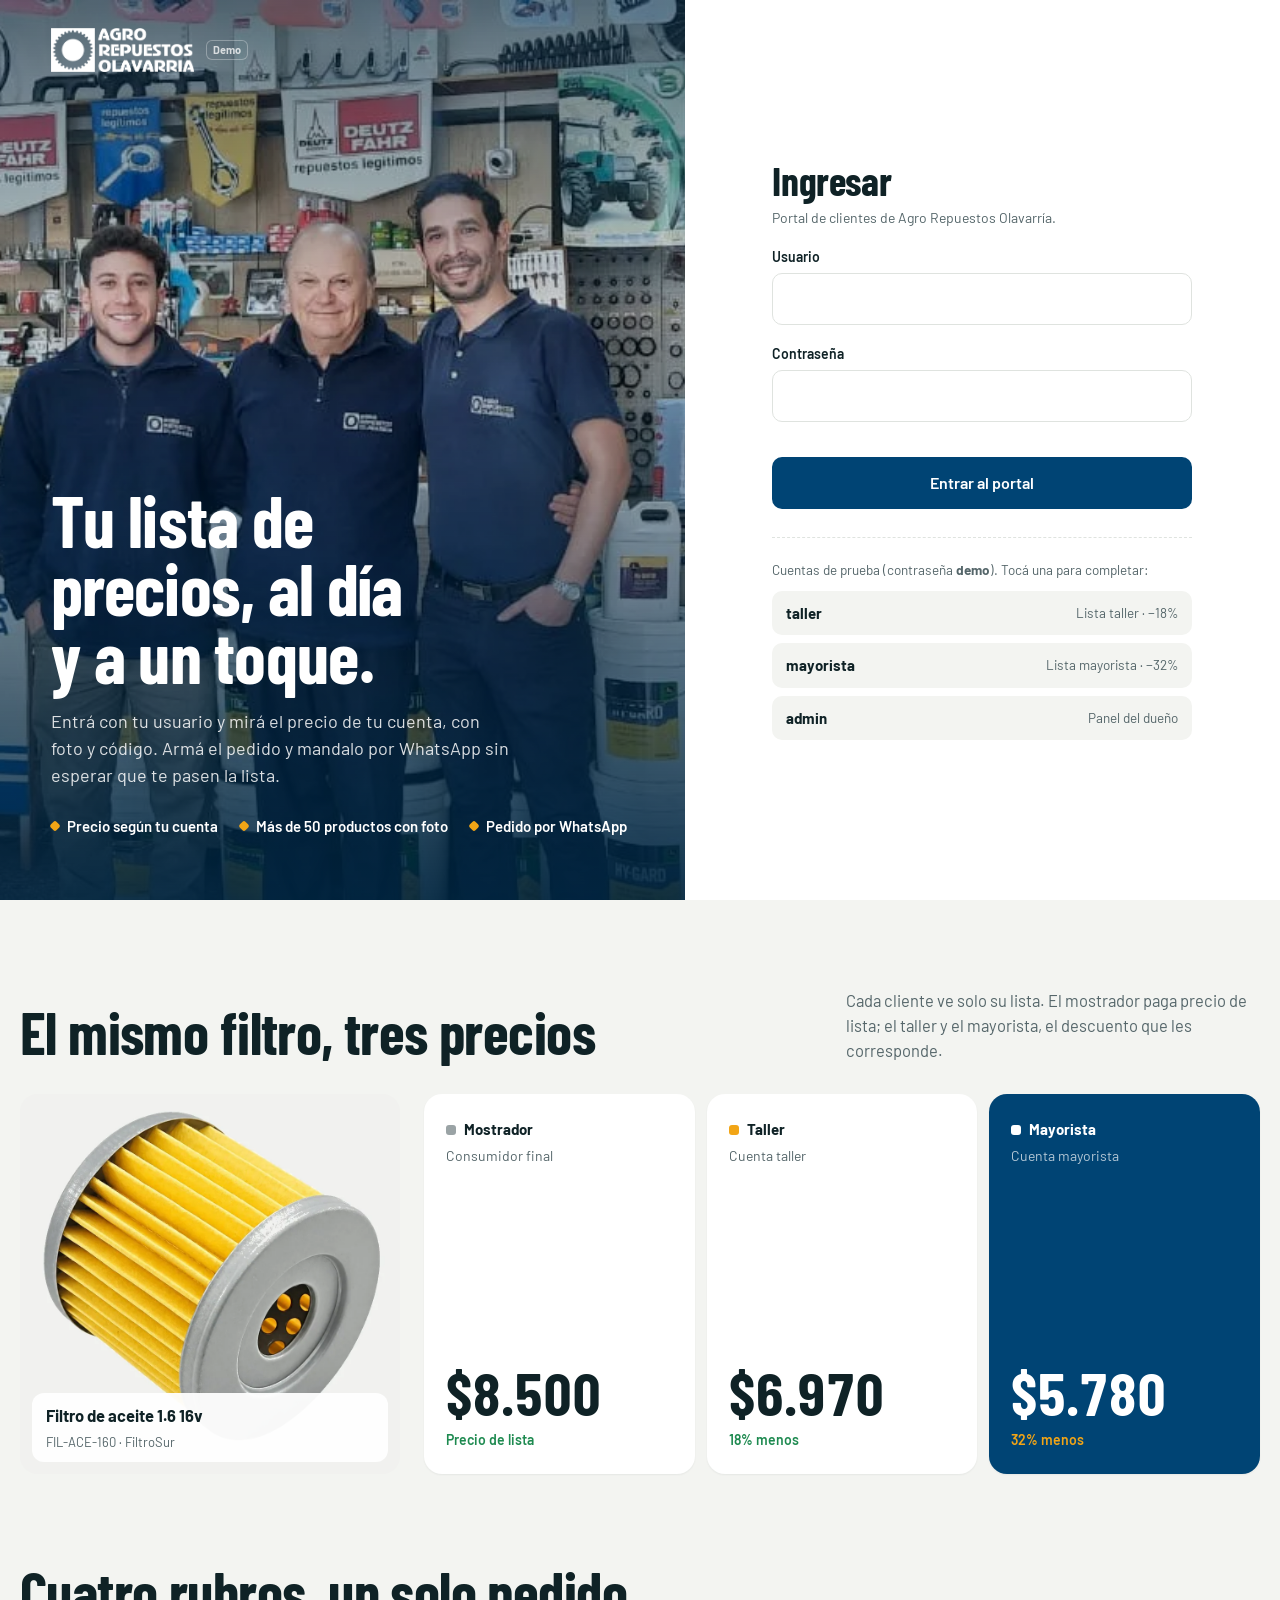
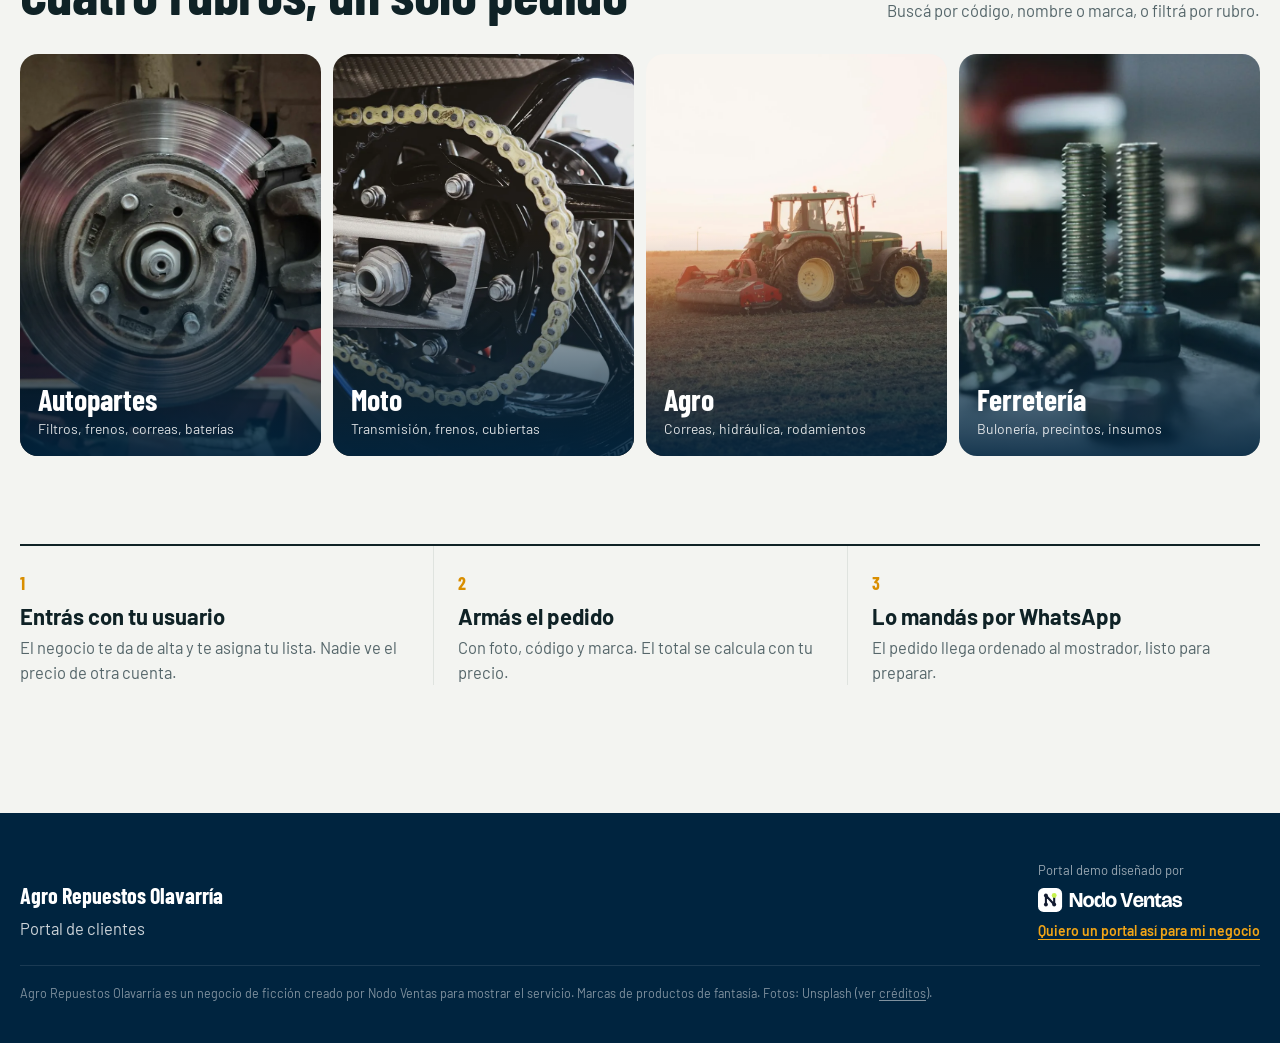
<file: index.html>
<!DOCTYPE html>
<html lang="es-AR">
<head>
  <meta charset="utf-8">
  <meta name="viewport" content="width=device-width, initial-scale=1, viewport-fit=cover">
  <title>Agro Repuestos Olavarría · Portal de clientes</title>
  <meta name="description" content="Demo de Nodo Ventas para Agro Repuestos Olavarría, Repuestos agrícolas, filtros y lubricantes en Olavarría: portal de clientes con lista de precios y pedido. Productos y precios de ejemplo.">
  <meta name="robots" content="noindex, nofollow">
  <meta name="theme-color" content="#0E3B43">
  <link rel="icon" href="favicon.svg" type="image/svg+xml">
  <link rel="preconnect" href="https://fonts.googleapis.com">
  <link rel="preconnect" href="https://fonts.gstatic.com" crossorigin>
  <link href="https://fonts.googleapis.com/css2?family=Barlow+Condensed:wght@600;700&family=Barlow:wght@400;500;600;700&display=swap" rel="stylesheet">
  <link rel="preload" as="image" href="img/brand/hero.webp">
  <link rel="stylesheet" href="css/app.css">
</head>
<body>
  <a class="skip" href="#login">Saltar al ingreso</a>
  <div class="landing">
    <section class="landing-photo on-dark">
      <img src="img/brand/hero.webp" alt="Equipo de Agro Repuestos Olavarría en el local (foto publicada en su sitio, sección Momentos que dan gusto)" width="1280" height="576" fetchpriority="high">
      <div class="landing-top">
        <a class="brand" href="index.html">
          <img src="img/brand/logo-blanco.png" alt="Agro Repuestos Olavarría" style="height:44px;width:auto;max-width:220px;display:block">
        </a>
        <a class="demo-tag" href="oferta/" title="Sitio demo hecho por Nodo Ventas">Demo</a>
      </div>
        <div class="landing-copy">
        <h1>Tu lista de precios, al día y a un toque.</h1>
        <p>Entrá con tu usuario y mirá el precio de tu cuenta, con foto y código. Armá el pedido y mandalo por WhatsApp sin esperar que te pasen la lista.</p>
        <ul class="landing-facts">
          <li>Precio según tu cuenta</li>
          <li>Más de 50 productos con foto</li>
          <li>Pedido por WhatsApp</li>
        </ul>
      </div>
    </section>

    <section class="landing-form" id="login">
      <div class="login-card">
        <h2>Ingresar</h2>
        <p class="hint">Portal de clientes de Agro Repuestos Olavarría.</p>
        <form id="login-form" novalidate>
          <label for="usuario">Usuario</label>
          <input class="field" id="usuario" name="usuario" autocomplete="username" autocapitalize="none" required>
          <label for="password">Contraseña</label>
          <input class="field" id="password" name="password" type="password" autocomplete="current-password" required>
          <p class="err" id="login-err" role="alert"></p>
          <button class="btn btn-primary" type="submit">Entrar al portal</button>
        </form>
        <div class="demo-users">
          <p>Cuentas de prueba (contraseña <b>demo</b>). Tocá una para completar:</p>
          <div class="chips">
            <button class="chip" type="button" data-user="taller"><b>taller</b><span>Lista taller · −18%</span></button>
            <button class="chip" type="button" data-user="mayorista"><b>mayorista</b><span>Lista mayorista · −32%</span></button>
            <button class="chip" type="button" data-user="admin"><b>admin</b><span>Panel del dueño</span></button>
          </div>
        </div>
      </div>
    </section>
  </div>

  <main>
    <section class="band">
      <div class="wrap">
        <div class="band-head">
          <h2>El mismo filtro, tres precios</h2>
          <p>Cada cliente ve solo su lista. El mostrador paga precio de lista; el taller y el mayorista, el descuento que les corresponde.</p>
        </div>
        <div class="compare">
          <figure class="compare-photo" style="margin:0">
            <img src="img/fotos/filtro-aceite.webp" alt="Filtro de aceite" loading="lazy" width="900" height="900">
            <figcaption><b id="cmp-name">Filtro de aceite 1.6 16v</b><span id="cmp-code">FIL-ACE-160 · FiltroSur</span></figcaption>
          </figure>
          <div class="tiers">
            <div class="tier t-c"><div><div class="tier-name"><i></i>Mostrador</div><div class="who">Consumidor final</div></div><div><div class="amt" id="cmp-c">$8.500</div><div class="off">Precio de lista</div></div></div>
            <div class="tier t-t"><div><div class="tier-name"><i></i>Taller</div><div class="who">Cuenta taller</div></div><div><div class="amt" id="cmp-t">$6.970</div><div class="off">18% menos</div></div></div>
            <div class="tier t-m"><div><div class="tier-name"><i></i>Mayorista</div><div class="who">Cuenta mayorista</div></div><div><div class="amt" id="cmp-m">$5.780</div><div class="off">32% menos</div></div></div>
          </div>
        </div>
      </div>
    </section>

    <section class="band" style="padding-top:0">
      <div class="wrap">
        <div class="band-head"><h2>Cuatro rubros, un solo pedido</h2><p>Buscá por código, nombre o marca, o filtrá por rubro.</p></div>
        <div class="rubros">
          <div class="rubro"><img src="img/fotos/freno-caliper.webp" alt="Disco y caliper de freno" loading="lazy"><div><h3>Autopartes</h3><span>Filtros, frenos, correas, baterías</span></div></div>
          <div class="rubro"><img src="img/fotos/moto-cadena.webp" alt="Cadena y corona de moto" loading="lazy"><div><h3>Moto</h3><span>Transmisión, frenos, cubiertas</span></div></div>
          <div class="rubro"><img src="img/fotos/tractor.webp" alt="Tractor trabajando en el campo" loading="lazy"><div><h3>Agro</h3><span>Correas, hidráulica, rodamientos</span></div></div>
          <div class="rubro"><img src="img/fotos/tornillos.webp" alt="Bulones y tuercas" loading="lazy"><div><h3>Ferretería</h3><span>Bulonería, precintos, insumos</span></div></div>
        </div>
      </div>
    </section>

    <section class="band" style="padding-top:0">
      <div class="wrap">
        <div class="how">
          <article><b>1</b><h3>Entrás con tu usuario</h3><p>El negocio te da de alta y te asigna tu lista. Nadie ve el precio de otra cuenta.</p></article>
          <article><b>2</b><h3>Armás el pedido</h3><p>Con foto, código y marca. El total se calcula con tu precio.</p></article>
          <article><b>3</b><h3>Lo mandás por WhatsApp</h3><p>El pedido llega ordenado al mostrador, listo para preparar.</p></article>
        </div>
      </div>
    </section>
  </main>

  <footer class="site-foot">
    <div class="wrap">
      <div><b style="color:#fff;font-family:var(--display);font-size:22px">Agro Repuestos Olavarría</b><p style="margin-top:4px">Portal de clientes</p></div>
      <div class="made-by">
        <span>Portal demo diseñado por</span>
        <a href="oferta/" aria-label="Nodo Ventas, ver la oferta"><img src="img/nodo/nodo-ventas-logo-blanco.svg" alt="Nodo Ventas" width="146" height="24"></a>
        <a class="link" href="oferta/">Quiero un portal así para mi negocio</a>
      </div>
      <p class="legal">Agro Repuestos Olavarría es un negocio de ficción creado por Nodo Ventas para mostrar el servicio. Marcas de productos de fantasía. Fotos: Unsplash (ver <a href="CREDITS.md">créditos</a>).</p>
    </div>
  </footer>
  <script src="js/products.js"></script>
  <script src="js/core.js"></script>
  <script src="js/login.js"></script>
</body>
</html>
</file>
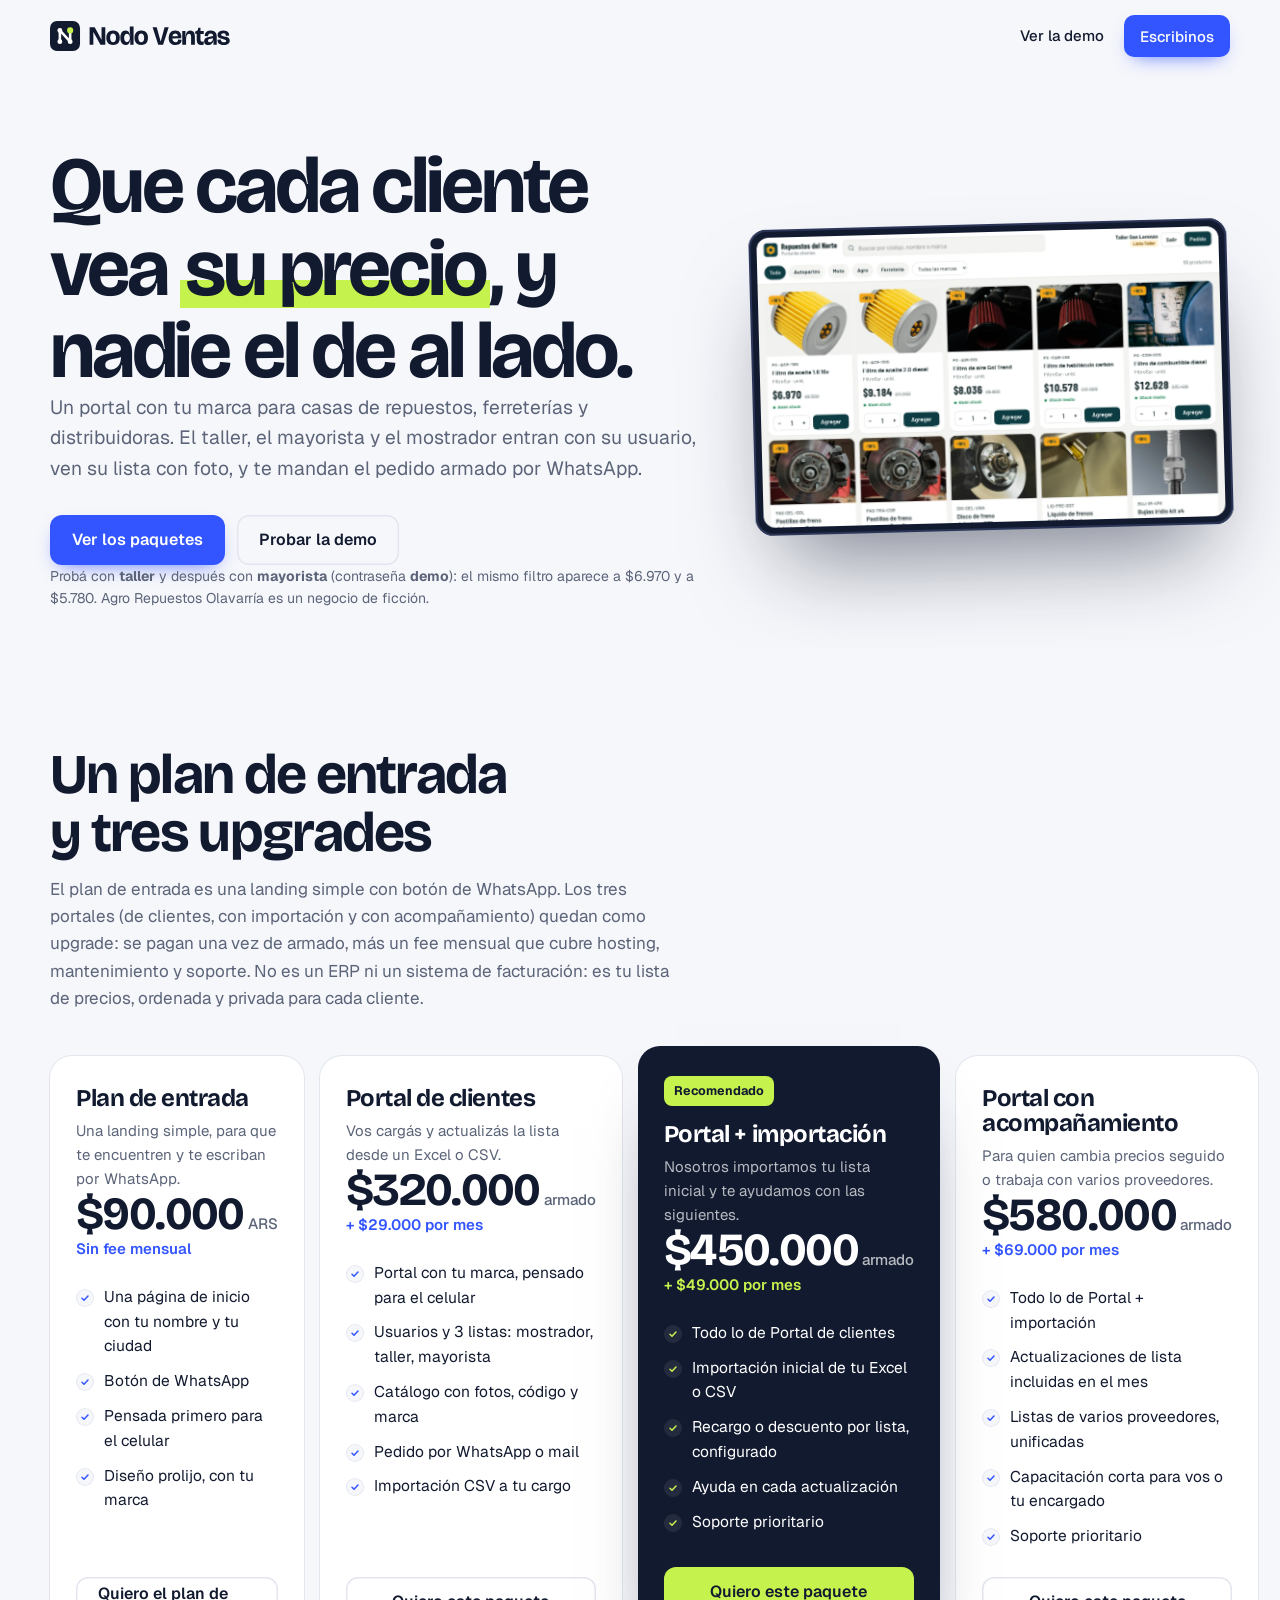
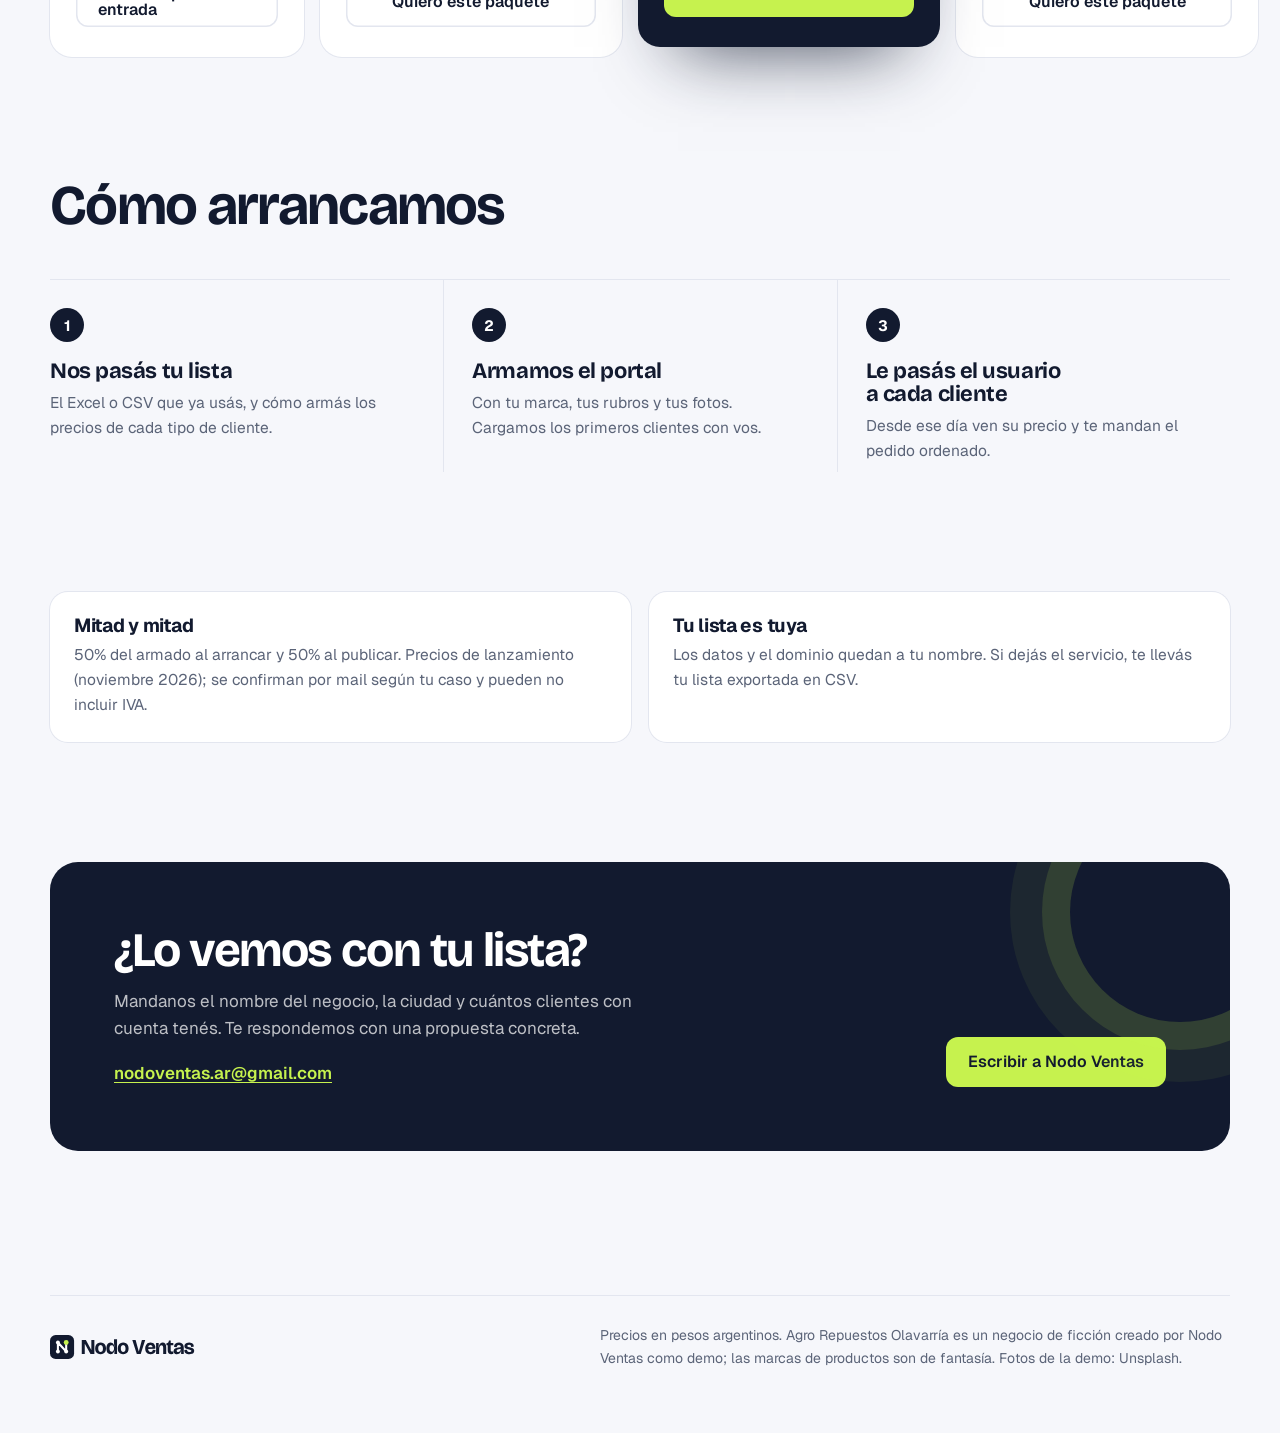
<file: oferta/index.html>
<!DOCTYPE html>
<html lang="es-AR">
<head>
  <meta charset="utf-8">
  <meta name="viewport" content="width=device-width, initial-scale=1">
  <title>Portal de precios para casas de repuestos · Nodo Ventas</title>
  <meta name="description" content="Nodo Ventas arma portales de precios para casas de repuestos, ferreterías y distribuidoras del interior: cada cliente entra con su usuario, ve su lista con fotos y manda el pedido por WhatsApp. Armado más fee mensual.">
  <meta name="robots" content="noindex, nofollow">
  <meta name="theme-color" content="#F6F7FB">
  <link rel="icon" href="../img/nodo/favicon.svg" type="image/svg+xml">
  <link rel="preconnect" href="https://fonts.googleapis.com">
  <link rel="preconnect" href="https://fonts.gstatic.com" crossorigin>
  <link href="https://fonts.googleapis.com/css2?family=Bricolage+Grotesque:opsz,wght@12..96,600..800&family=Geist:wght@400..700&display=swap" rel="stylesheet">
  <link rel="stylesheet" href="../nodo.css">
</head>
<body class="nv">
  <header class="nv-header">
    <div class="nv-wrap">
      <a class="nv-logo" href="./"><img src="../img/nodo/nodo-ventas-logo.svg" alt="Nodo Ventas" width="182" height="30"></a>
      <nav class="nv-nav">
        <a class="nv-hide-sm" href="../">Ver la demo</a>
        <a class="nv-btn nv-btn-primary" href="mailto:nodoventas.ar@gmail.com?subject=Portal%20de%20precios%20para%20mi%20negocio">Escribinos</a>
      </nav>
    </div>
  </header>

  <main>
    <section class="nv-hero">
      <div class="nv-wrap">
        <div>
          <h1>Que cada cliente vea <span class="nv-mark">su precio</span>, y nadie el de al lado.</h1>
          <p class="nv-lead">Un portal con tu marca para casas de repuestos, ferreterías y distribuidoras. El taller, el mayorista y el mostrador entran con su usuario, ven su lista con foto, y te mandan el pedido armado por WhatsApp.</p>
          <div class="nv-cta-row">
            <a class="nv-btn nv-btn-primary" href="#paquetes">Ver los paquetes</a>
            <a class="nv-btn nv-btn-line" href="../">Probar la demo</a>
          </div>
          <p class="nv-note">Probá con <b>taller</b> y después con <b>mayorista</b> (contraseña <b>demo</b>): el mismo filtro aparece a $6.970 y a $5.780. Agro Repuestos Olavarría es un negocio de ficción.</p>
        </div>
        <div class="nv-device nv-device-wide"><img src="../img/nodo/demo-catalogo.webp" alt="Catálogo del portal con precios de la lista taller" width="1280" height="820"></div>
      </div>
    </section>

    <section class="nv-section" id="paquetes">
      <div class="nv-wrap">
        <div class="nv-head">
          <h2>Un plan de entrada y tres upgrades</h2>
          <p>El plan de entrada es una landing simple con botón de WhatsApp. Los tres portales (de clientes, con importación y con acompañamiento) quedan como upgrade: se pagan una vez de armado, más un fee mensual que cubre hosting, mantenimiento y soporte. No es un ERP ni un sistema de facturación: es tu lista de precios, ordenada y privada para cada cliente.</p>
        </div>
        <div class="nv-plans">
          <article class="nv-plan">
            <h3>Plan de entrada</h3>
            <p class="nv-for">Una landing simple, para que te encuentren y te escriban por WhatsApp.</p>
            <p class="nv-price">$90.000<small>ARS</small></p>
            <p class="nv-fee">Sin fee mensual</p>
            <ul>
              <li>Una página de inicio con tu nombre y tu ciudad</li>
              <li>Botón de WhatsApp</li>
              <li>Pensada primero para el celular</li>
              <li>Diseño prolijo, con tu marca</li>
            </ul>
            <a class="nv-btn nv-btn-line" href="mailto:nodoventas.ar@gmail.com?subject=Plan%20de%20entrada">Quiero el plan de entrada</a>
          </article>
          <article class="nv-plan">
            <h3>Portal de clientes</h3>
            <p class="nv-for">Vos cargás y actualizás la lista desde un Excel o CSV.</p>
            <p class="nv-price">$320.000<small>armado</small></p>
            <p class="nv-fee">+ $29.000 por mes</p>
            <ul>
              <li>Portal con tu marca, pensado para el celular</li>
              <li>Usuarios y 3 listas: mostrador, taller, mayorista</li>
              <li>Catálogo con fotos, código y marca</li>
              <li>Pedido por WhatsApp o mail</li>
              <li>Importación CSV a tu cargo</li>
            </ul>
            <a class="nv-btn nv-btn-line" href="mailto:nodoventas.ar@gmail.com?subject=Paquete%20Portal%20de%20clientes">Quiero este paquete</a>
          </article>
          <article class="nv-plan nv-featured">
            <span class="nv-flag">Recomendado</span>
            <h3>Portal + importación</h3>
            <p class="nv-for">Nosotros importamos tu lista inicial y te ayudamos con las siguientes.</p>
            <p class="nv-price">$450.000<small>armado</small></p>
            <p class="nv-fee">+ $49.000 por mes</p>
            <ul>
              <li>Todo lo de Portal de clientes</li>
              <li>Importación inicial de tu Excel o CSV</li>
              <li>Recargo o descuento por lista, configurado</li>
              <li>Ayuda en cada actualización</li>
              <li>Soporte prioritario</li>
            </ul>
            <a class="nv-btn nv-btn-lime" href="mailto:nodoventas.ar@gmail.com?subject=Paquete%20Portal%20%2B%20importacion">Quiero este paquete</a>
          </article>
          <article class="nv-plan">
            <h3>Portal con acompañamiento</h3>
            <p class="nv-for">Para quien cambia precios seguido o trabaja con varios proveedores.</p>
            <p class="nv-price">$580.000<small>armado</small></p>
            <p class="nv-fee">+ $69.000 por mes</p>
            <ul>
              <li>Todo lo de Portal + importación</li>
              <li>Actualizaciones de lista incluidas en el mes</li>
              <li>Listas de varios proveedores, unificadas</li>
              <li>Capacitación corta para vos o tu encargado</li>
              <li>Soporte prioritario</li>
            </ul>
            <a class="nv-btn nv-btn-line" href="mailto:nodoventas.ar@gmail.com?subject=Paquete%20Portal%20con%20acompanamiento">Quiero este paquete</a>
          </article>
        </div>
      </div>
    </section>

    <section class="nv-section" style="padding-top:24px">
      <div class="nv-wrap">
        <div class="nv-head"><h2>Cómo arrancamos</h2></div>
        <div class="nv-steps">
          <div class="nv-step"><h3>Nos pasás tu lista</h3><p>El Excel o CSV que ya usás, y cómo armás los precios de cada tipo de cliente.</p></div>
          <div class="nv-step"><h3>Armamos el portal</h3><p>Con tu marca, tus rubros y tus fotos. Cargamos los primeros clientes con vos.</p></div>
          <div class="nv-step"><h3>Le pasás el usuario a cada cliente</h3><p>Desde ese día ven su precio y te mandan el pedido ordenado.</p></div>
        </div>
      </div>
    </section>

    <section class="nv-section" style="padding-top:24px">
      <div class="nv-wrap nv-terms">
        <div class="nv-term"><h3>Mitad y mitad</h3><p>50% del armado al arrancar y 50% al publicar. Precios de lanzamiento (noviembre 2026); se confirman por mail según tu caso y pueden no incluir IVA.</p></div>
        <div class="nv-term"><h3>Tu lista es tuya</h3><p>Los datos y el dominio quedan a tu nombre. Si dejás el servicio, te llevás tu lista exportada en CSV.</p></div>
      </div>
    </section>

    <section class="nv-section" style="padding-top:24px">
      <div class="nv-wrap">
        <div class="nv-cta">
          <div>
            <h2>¿Lo vemos con tu lista?</h2>
            <p>Mandanos el nombre del negocio, la ciudad y cuántos clientes con cuenta tenés. Te respondemos con una propuesta concreta.</p>
            <a class="nv-mail" href="mailto:nodoventas.ar@gmail.com">nodoventas.ar@gmail.com</a>
          </div>
          <a class="nv-btn nv-btn-lime" href="mailto:nodoventas.ar@gmail.com?subject=Portal%20de%20precios%20para%20mi%20negocio">Escribir a Nodo Ventas</a>
        </div>
      </div>
    </section>
  </main>

  <footer class="nv-footer">
    <div class="nv-wrap">
      <img src="../img/nodo/nodo-ventas-logo.svg" alt="Nodo Ventas" width="146" height="24">
      <p class="nv-disclaimer">Precios en pesos argentinos. Agro Repuestos Olavarría es un negocio de ficción creado por Nodo Ventas como demo; las marcas de productos son de fantasía. Fotos de la demo: Unsplash.</p>
    </div>
  </footer>
  <script>
    const h = document.querySelector(".nv-header");
    addEventListener("scroll", () => h.classList.toggle("scrolled", scrollY > 8), { passive: true });
  </script>
</body>
</html>
</file>
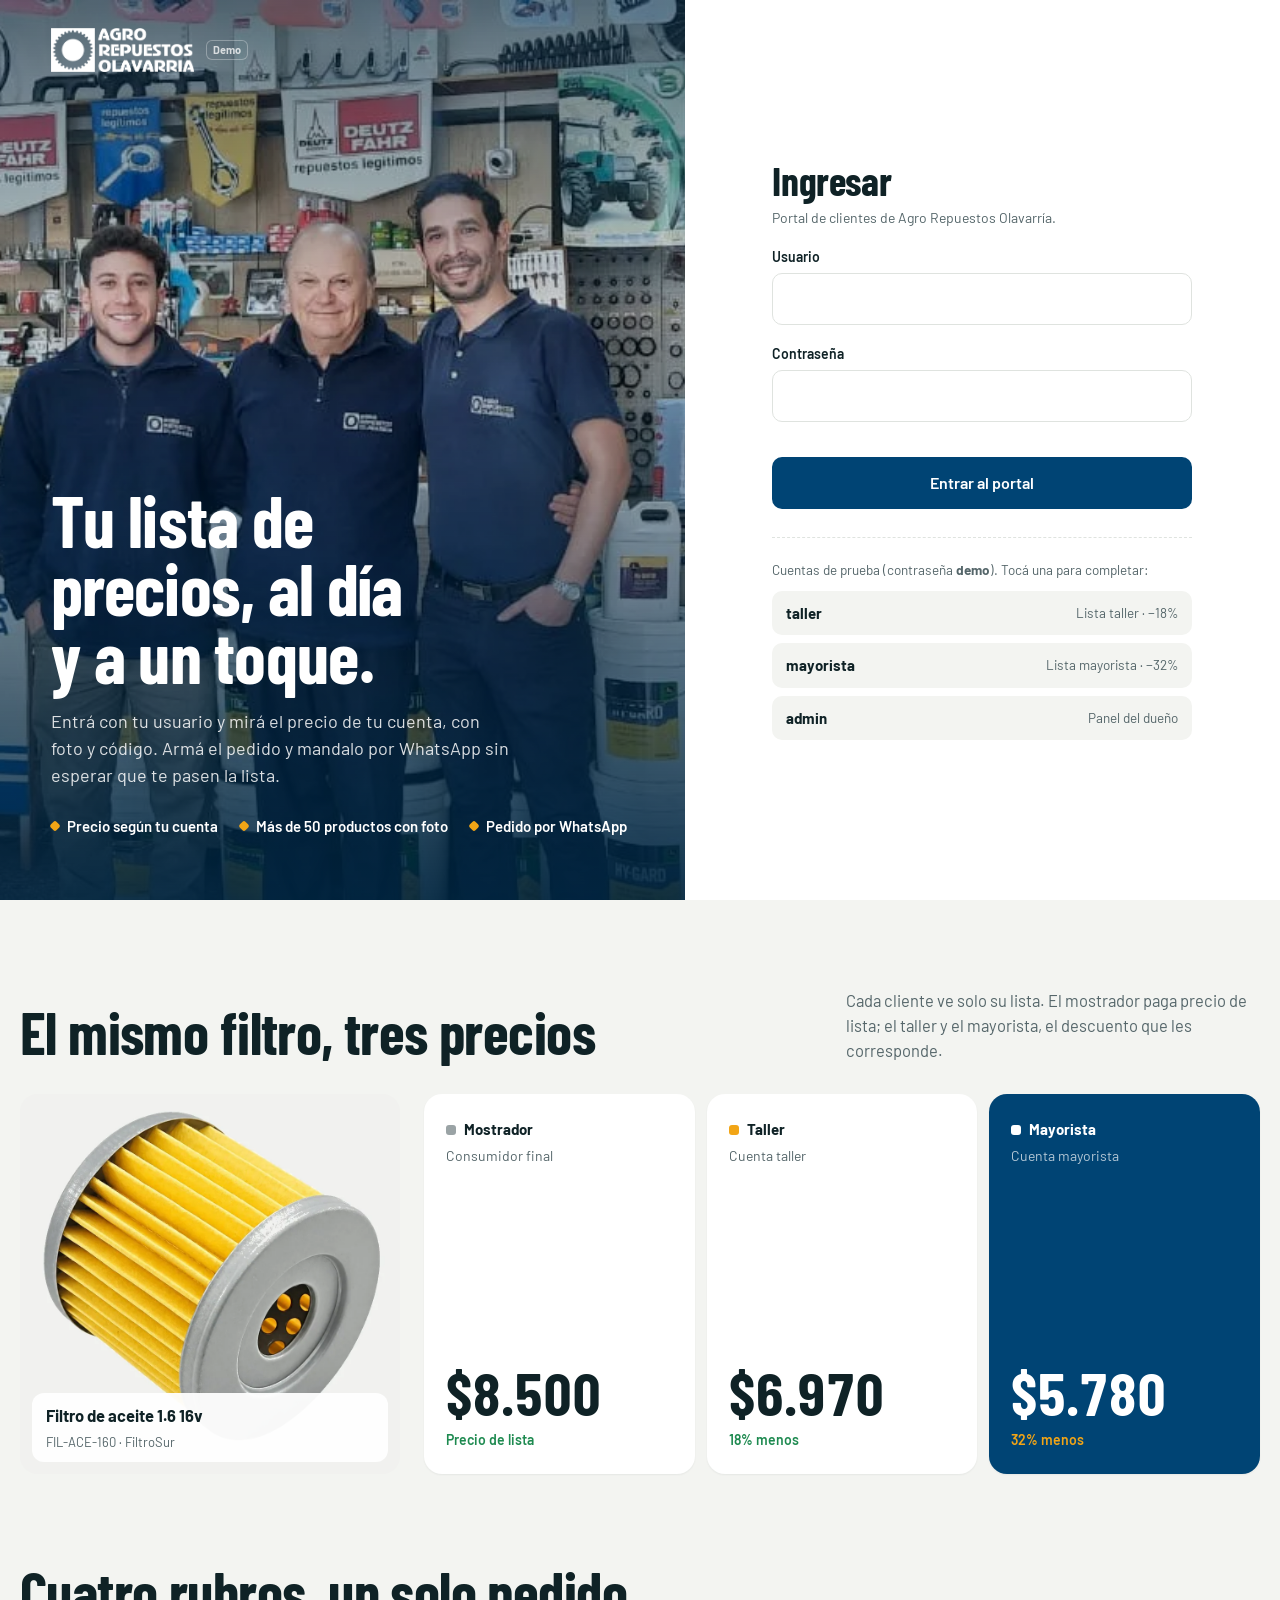
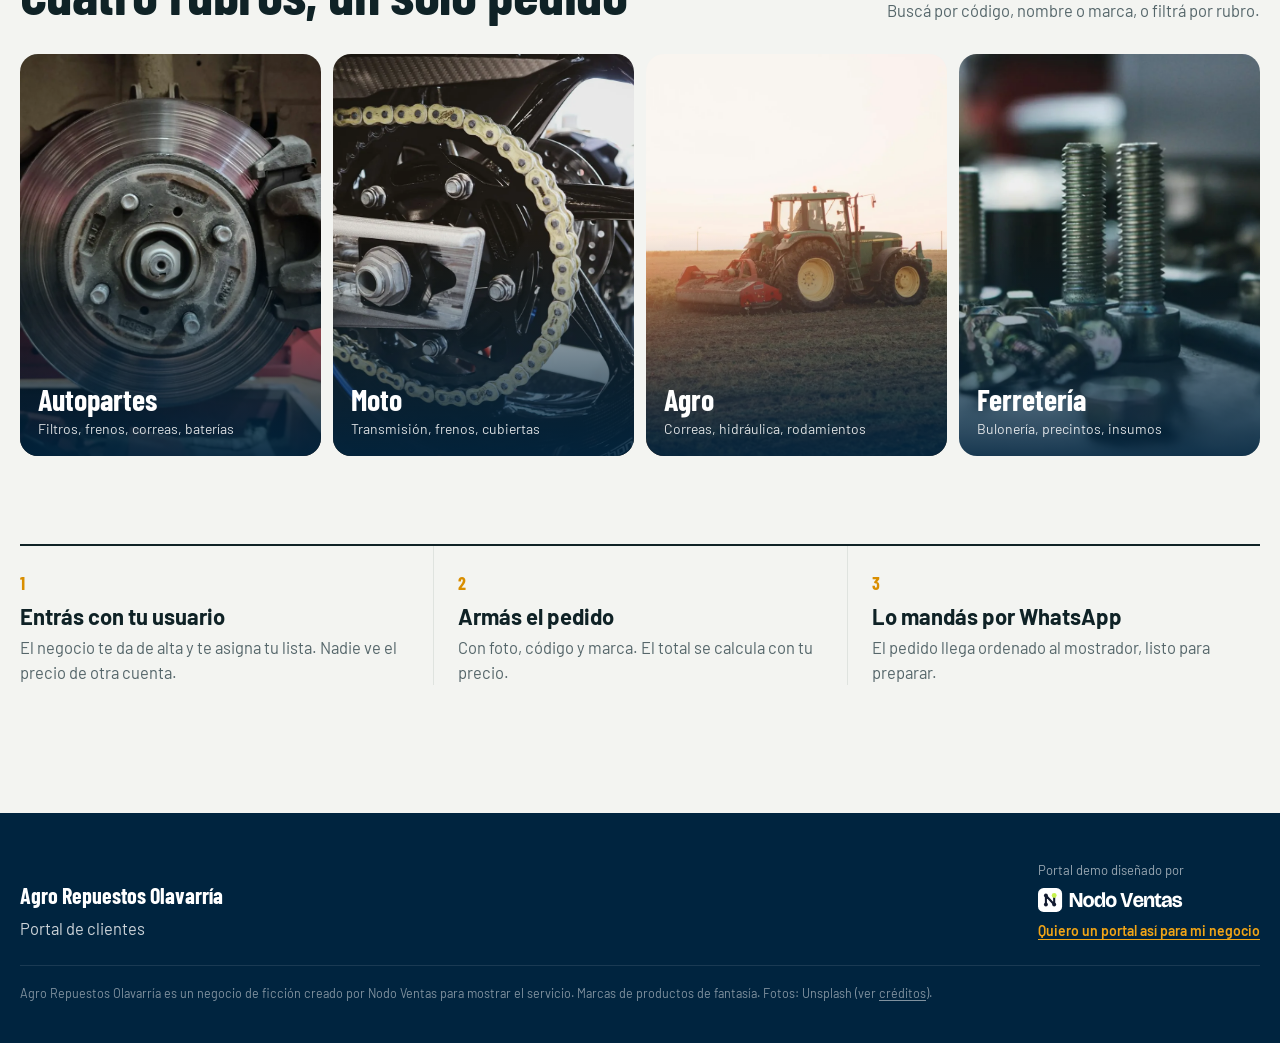
<file: admin.html>
<!DOCTYPE html>
<html lang="es-AR">
<head>
  <meta charset="utf-8">
  <meta name="viewport" content="width=device-width, initial-scale=1">
  <title>Panel del dueño · Agro Repuestos Olavarría</title>
  <meta name="robots" content="noindex, nofollow">
  <link rel="icon" href="favicon.svg" type="image/svg+xml">
  <link rel="preconnect" href="https://fonts.googleapis.com">
  <link rel="preconnect" href="https://fonts.gstatic.com" crossorigin>
  <link href="https://fonts.googleapis.com/css2?family=Barlow+Condensed:wght@600;700&family=Barlow:wght@400;500;600;700&display=swap" rel="stylesheet">
  <link rel="stylesheet" href="css/app.css">
</head>
<body>
  <header class="app-head">
    <div class="wrap">
      <div class="row">
        <a class="brand" href="admin.html">
          <span><b>Panel del dueño</b><small id="who-name"></small></span>
        </a>
        <div class="who" style="margin-left:auto">
          <a class="btn btn-ghost btn-sm" href="catalogo.html">Ver catálogo</a>
          <button class="btn btn-ghost btn-sm" type="button" id="btn-salir">Salir</button>
        </div>
      </div>
    </div>
  </header>
  <main class="wrap">
    <div class="tabs" role="tablist">
      <button class="tab" type="button" data-tab="tab-clientes" aria-selected="true">Clientes</button>
      <button class="tab" type="button" data-tab="tab-listas" aria-selected="false">Recargos y descuentos</button>
      <button class="tab" type="button" data-tab="tab-import" aria-selected="false">Importar CSV</button>
    </div>

    <section class="panel active" id="tab-clientes">
      <h2>Clientes y listas</h2>
      <p class="meta" style="margin:8px 0 16px">Creá un cliente y asignale la lista que tiene que ver. Los tres usuarios de la demo ya están cargados.</p>
      <form id="form-cliente" class="form-grid">
        <div><label for="c-nombre">Nombre del cliente</label><input id="c-nombre" required placeholder="Taller El Cruce"></div>
        <div><label for="c-usuario">Usuario</label><input id="c-usuario" required placeholder="elcruce"></div>
        <div><label for="c-pass">Contraseña</label><input id="c-pass" placeholder="demo"></div>
        <div><label for="c-lista">Lista de precios</label>
          <select id="c-lista">
            <option value="mostrador">Mostrador (consumidor final)</option>
            <option value="taller">Taller / gremio</option>
            <option value="mayorista">Mayorista / revendedor</option>
          </select>
        </div>
        <div class="full"><button class="btn btn-primary" type="submit">Guardar cliente</button></div>
      </form>
      <p class="meta" id="c-msg"></p>
      <div class="table-wrap">
        <table class="data">
          <thead><tr><th>Usuario</th><th>Nombre</th><th>Rol</th><th>Lista</th></tr></thead>
          <tbody id="clientes-body"></tbody>
        </table>
      </div>
    </section>

    <section class="panel" id="tab-listas">
      <h2>Recargo o descuento por lista</h2>
      <p class="meta" style="margin:8px 0 16px">Se aplica sobre el precio de mostrador. Un número negativo es descuento (el taller y el mayorista de la demo entran con −18% y −32%).</p>
      <div class="rates">
        <div class="rate-card"><b>Mostrador</b><label for="r-mostrador">% sobre lista</label><input id="r-mostrador" type="number" step="1"></div>
        <div class="rate-card"><b>Taller</b><label for="r-taller">% sobre lista</label><input id="r-taller" type="number" step="1"></div>
        <div class="rate-card"><b>Mayorista</b><label for="r-mayorista">% sobre lista</label><input id="r-mayorista" type="number" step="1"></div>
      </div>
      <button class="btn btn-primary" type="button" id="btn-rates" style="margin:16px 0">Guardar porcentajes</button>
      <p class="meta" id="rates-msg"></p>
      <h3 style="margin:20px 0 10px">Vista previa de un recorte</h3>
      <div class="table-wrap">
        <table class="data">
          <thead><tr><th>Código</th><th>Producto</th><th>Mostrador</th><th>Taller</th><th>Mayorista</th></tr></thead>
          <tbody id="preview-body"></tbody>
        </table>
      </div>
    </section>

    <section class="panel" id="tab-import">
      <h2>Actualizar la lista desde un CSV</h2>
      <p class="meta" style="margin:8px 0 16px">Columnas: codigo, nombre, marca, rubro, precio_mostrador, unidad. Si el código ya existe, se actualiza; si no, se agrega. Todo queda en este navegador.</p>
      <p style="margin-bottom:14px"><a class="btn btn-ghost btn-sm" href="data/lista-ejemplo.csv" download>Bajar CSV de ejemplo</a> <span class="hint" style="margin-left:8px">Demo: todo queda en este navegador.</span></p>
      <div class="drop" id="drop">
        <p>Arrastrá el archivo acá o elegilo</p>
        <input id="csv-file" type="file" accept=".csv,text/csv" style="margin:12px auto;display:block">
      </div>
      <p class="meta" id="import-msg" style="margin:12px 0"></p>
      <div class="table-wrap">
        <table class="data">
          <thead><tr><th>Código</th><th>Nombre</th><th>Marca</th><th>Mostrador</th><th>Unidad</th></tr></thead>
          <tbody id="import-preview"></tbody>
        </table>
      </div>
      <div style="display:flex;gap:8px;flex-wrap:wrap;margin:16px 0 32px">
        <button class="btn btn-amber" type="button" id="btn-apply" disabled>Confirmar importación</button>
        <button class="btn btn-ghost" type="button" id="btn-reset">Volver a la lista original</button>
      </div>
    </section>
  </main>
  <script src="js/products.js"></script>
  <script src="js/core.js"></script>
  <script src="js/admin.js"></script>
</body>
</html>
</file>
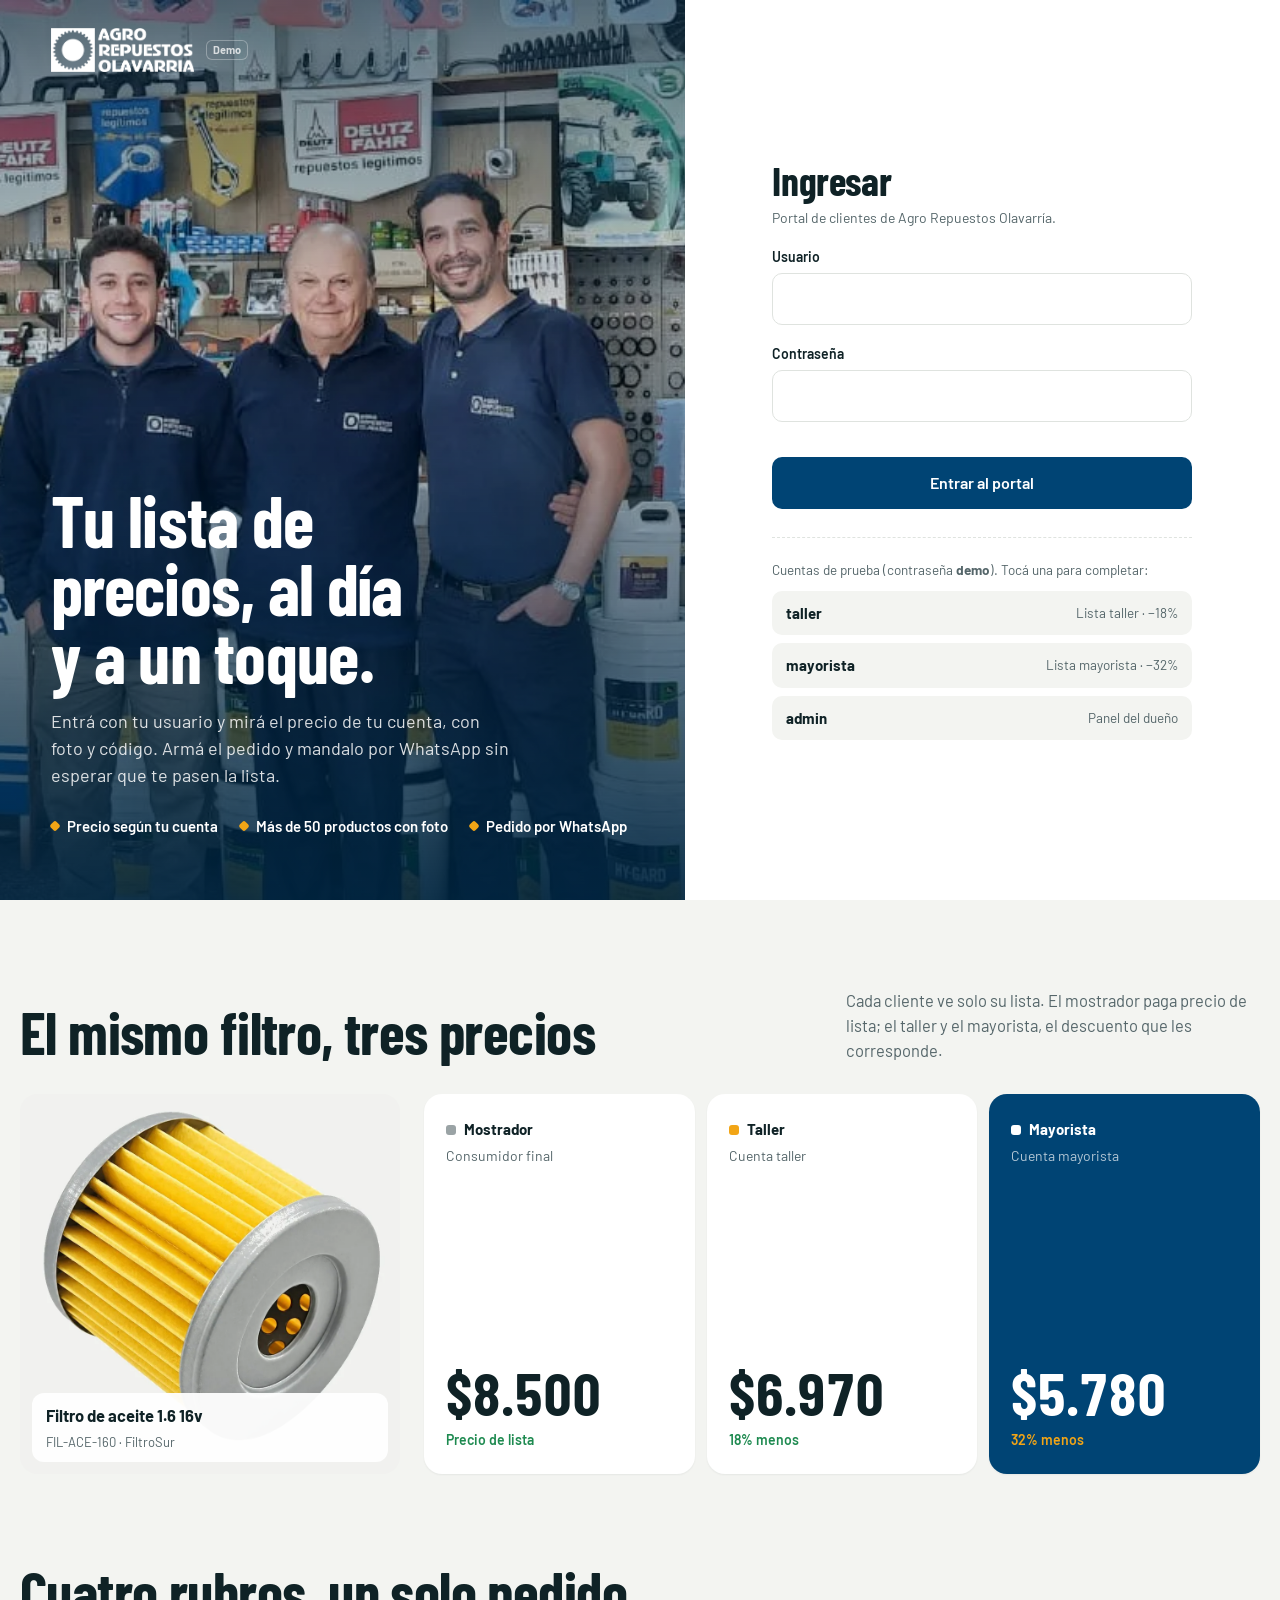
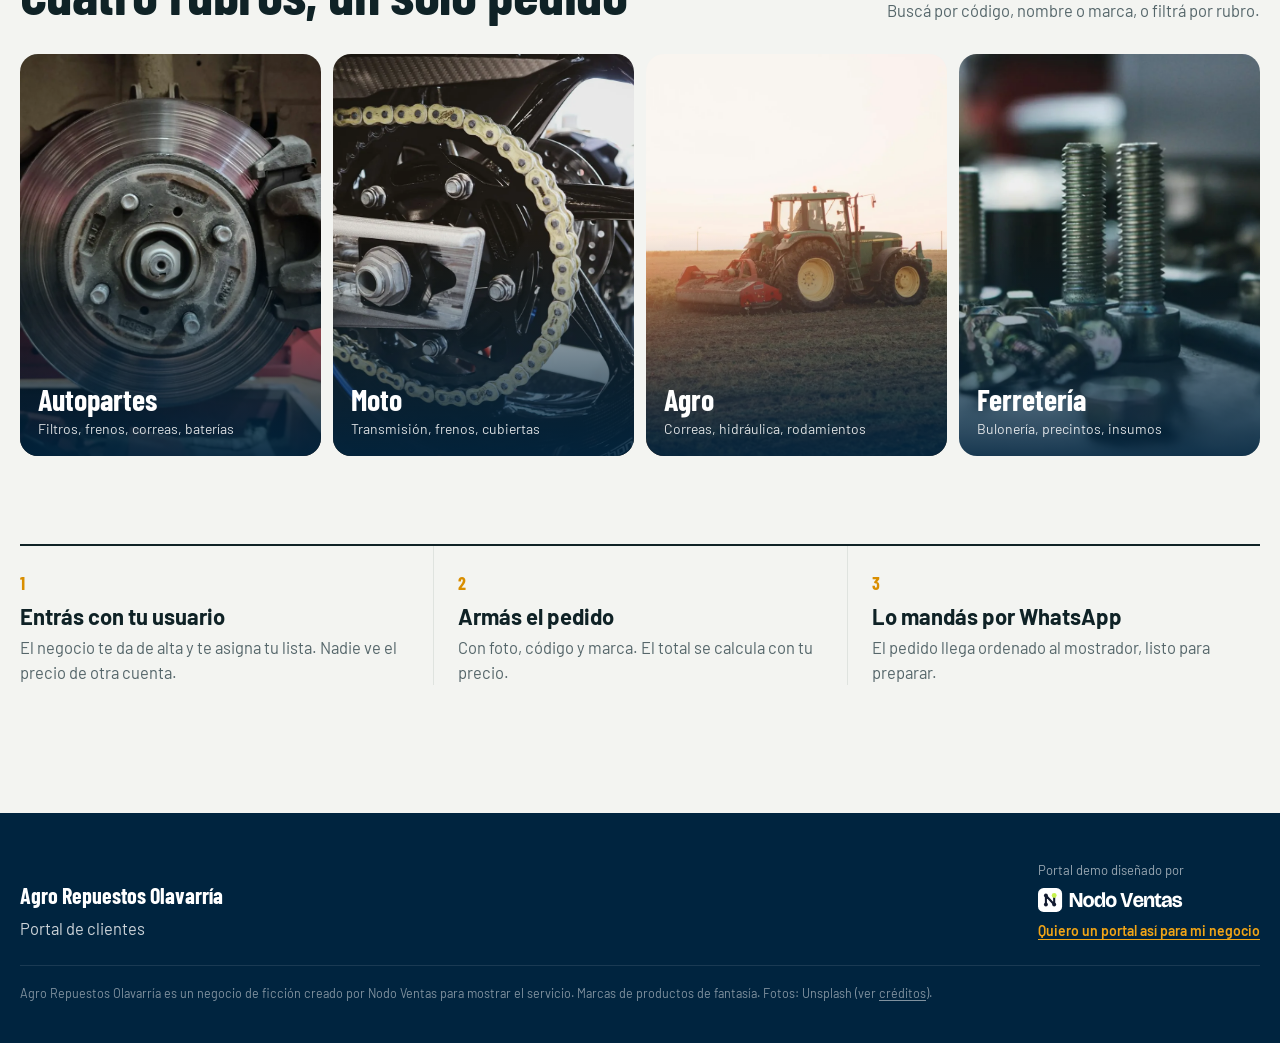
<file: catalogo.html>
<!DOCTYPE html>
<html lang="es-AR">
<head>
  <meta charset="utf-8">
  <meta name="viewport" content="width=device-width, initial-scale=1, viewport-fit=cover">
  <title>Catálogo · Agro Repuestos Olavarría</title>
  <meta name="robots" content="noindex, nofollow">
  <meta name="theme-color" content="#FFFFFF">
  <link rel="icon" href="favicon.svg" type="image/svg+xml">
  <link rel="preconnect" href="https://fonts.googleapis.com">
  <link rel="preconnect" href="https://fonts.gstatic.com" crossorigin>
  <link href="https://fonts.googleapis.com/css2?family=Barlow+Condensed:wght@600;700&family=Barlow:wght@400;500;600;700&display=swap" rel="stylesheet">
  <link rel="stylesheet" href="css/app.css">
</head>
<body>
  <header class="app-head">
    <div class="wrap">
      <div class="row">
        <a class="brand" href="catalogo.html">
          <img src="img/brand/logo.png" alt="Agro Repuestos Olavarría" style="height:44px;width:auto;max-width:220px;display:block">
        </a>
        <div class="search">
          <svg viewBox="0 0 24 24" aria-hidden="true"><circle cx="11" cy="11" r="7" fill="none" stroke="currentColor" stroke-width="2"/><path d="M20 20l-3.5-3.5" stroke="currentColor" stroke-width="2" stroke-linecap="round"/></svg>
          <input id="q" type="search" placeholder="Buscar por código, nombre o marca" aria-label="Buscar productos">
        </div>
        <div class="who">
          <div class="who-card"><b id="who-name"></b><span class="badge-list" id="who-list">Lista</span></div>
          <a class="btn btn-ghost btn-sm" id="admin-link" hidden href="admin.html">Panel</a>
          <button class="btn btn-ghost btn-sm hide-sm" type="button" id="btn-salir">Salir</button>
          <button class="btn btn-primary btn-sm cart-btn" type="button" id="btn-cart" aria-label="Ver pedido">Pedido <span class="cart-count" id="cart-count" hidden>0</span></button>
        </div>
      </div>
      <div class="filters" id="filters">
        <div id="rubros" style="display:flex;gap:8px"></div>
        <select id="filtro-marca" aria-label="Marca"></select>
        <span class="meta" id="count"></span>
      </div>
    </div>
  </header>

  <main class="wrap">
    <div class="grid" id="grid" aria-live="polite"></div>
    <p class="hint" style="padding-bottom:40px">Agro Repuestos Olavarría es un negocio de ficción: sitio demo de <a href="oferta/">Nodo Ventas</a>. <button class="btn-link" type="button" id="btn-salir-2" style="border:0;background:none;padding:0;text-decoration:underline;color:inherit">Salir</button></p>
  </main>

  <div class="drawer-bg" id="drawer" hidden>
    <aside class="drawer" role="dialog" aria-modal="true" aria-labelledby="cart-title">
      <div class="drawer-head">
        <div><h2 id="cart-title">Tu pedido</h2><p id="cart-sub">Con los precios de tu lista</p></div>
        <button class="x" type="button" data-close aria-label="Cerrar">×</button>
      </div>
      <div id="cart-items"></div>
      <div class="drawer-foot">
        <div class="cart-total"><span>Total</span><b id="cart-total">$0</b></div>
        <button class="btn btn-wa" type="button" id="btn-wa">
          <svg viewBox="0 0 32 32" aria-hidden="true"><path fill="currentColor" d="M16 3C9 3 3.3 8.6 3.3 15.6c0 2.4.7 4.7 1.9 6.7L3 29l6.9-2.1c1.9 1 4 1.6 6.1 1.6 7 0 12.7-5.6 12.7-12.6S23 3 16 3zm0 23.2c-1.9 0-3.8-.5-5.4-1.5l-.4-.2-4.1 1.2 1.2-4-.3-.4a10.4 10.4 0 0 1-1.6-5.6C5.4 9.9 10.1 5.3 16 5.3s10.6 4.6 10.6 10.3S21.9 26.2 16 26.2zm5.8-7.7c-.3-.2-1.9-.9-2.2-1-.3-.1-.5-.2-.7.2-.2.3-.8 1-1 1.2-.2.2-.4.2-.7.1-.3-.2-1.3-.5-2.5-1.6-.9-.8-1.6-1.8-1.7-2.1-.2-.3 0-.5.1-.6l.5-.6c.2-.2.2-.3.3-.6.1-.2 0-.4 0-.6l-1-2.4c-.3-.6-.5-.5-.7-.5h-.6c-.2 0-.6.1-.9.4-.3.3-1.2 1.1-1.2 2.7s1.2 3.2 1.4 3.4c.2.2 2.4 3.6 5.8 5 2.9 1.1 3.4.9 4 .8.6-.1 1.9-.8 2.2-1.5.3-.8.3-1.4.2-1.5-.1-.2-.3-.3-.6-.4z"/></svg>
          Enviar pedido por WhatsApp
        </button>
        <button class="btn btn-mail" type="button" id="btn-mail">Enviar por mail</button>
      </div>
    </aside>
  </div>

  <div class="wa-screen" id="wa-screen" hidden>
    <div class="wa-stage">
      <div class="wa-phone">
        <div class="wa-app">
          <div class="wa-top">
            <span class="back" aria-hidden="true">‹</span>
            <span class="ava" style="display:grid;place-items:center;background:#004474;color:#fff;font-weight:700">A</span>
            <span><b>Agro Repuestos Olavarría</b><small id="wa-status">en línea</small></span>
            <span class="icons" aria-hidden="true"><svg viewBox="0 0 24 24"><path fill="currentColor" d="M17 10.5V7a1 1 0 0 0-1-1H4a1 1 0 0 0-1 1v10a1 1 0 0 0 1 1h12a1 1 0 0 0 1-1v-3.5l4 4v-11l-4 4z"/></svg><svg viewBox="0 0 24 24"><path fill="currentColor" d="M6.6 10.8a15.1 15.1 0 0 0 6.6 6.6l2.2-2.2a1 1 0 0 1 1-.2c1.1.4 2.3.6 3.6.6a1 1 0 0 1 1 1V20a1 1 0 0 1-1 1C10.6 21 3 13.4 3 4a1 1 0 0 1 1-1h3.5a1 1 0 0 1 1 1c0 1.3.2 2.5.6 3.6a1 1 0 0 1-.2 1l-2.3 2.2z"/></svg></span>
          </div>
          <div class="wa-msgs" id="wa-msgs"></div>
          <div class="wa-input"><span>Mensaje</span><i><svg viewBox="0 0 24 24" aria-hidden="true"><path fill="currentColor" d="M12 15a3 3 0 0 0 3-3V6a3 3 0 1 0-6 0v6a3 3 0 0 0 3 3zm5-3a5 5 0 0 1-10 0H5a7 7 0 0 0 6 6.9V21h2v-2.1A7 7 0 0 0 19 12h-2z"/></svg></i></div>
        </div>
      </div>
      <div class="wa-side">
        <h2>Pedido enviado</h2>
        <p>El mostrador recibe el pedido ordenado, con código, cantidad y el precio de tu lista.</p>
        <a class="btn btn-wa" id="wa-open" href="#" target="_blank" rel="noopener">Abrir en WhatsApp</a>
        <button class="btn btn-ghost" type="button" id="wa-done">Volver al catálogo</button>
        <p class="fine">Demo: “Abrir en WhatsApp” usa un número de prueba (+54 9 11 0000-0000), no el de un negocio real.</p>
      </div>
    </div>
  </div>

  <div class="modal" id="modal" hidden>
    <div class="sheet" role="dialog" aria-modal="true" aria-labelledby="modal-title">
      <h2 id="modal-title">Pedido por mail</h2>
      <p class="hint" id="modal-intro" style="margin:8px 0 12px">Así le llega el mail al negocio. En la demo no se envía.</p>
      <pre class="preview" id="modal-preview"></pre>
      <button class="btn btn-primary" type="button" data-close style="margin-top:14px;width:100%">Listo</button>
    </div>
  </div>

  <div class="toast" id="toast" role="status"></div>
  <script src="js/products.js"></script>
  <script src="js/core.js"></script>
  <script src="js/catalog.js"></script>
</body>
</html>
</file>
<file: css/app.css>
:root {
  --petrol: #004474;
  --petrol-2: #0A5A92;
  --petrol-ink: #00243F;
  --amber: #F2A516;
  --amber-ink: #D98E00;
  --paper: #F3F4F1;
  --white: #FFFFFF;
  --ink: #0F2226;
  --soft: #55666A;
  --line: #DFE3DF;
  --ok: #1E8A50;
  --low: #B45309;
  --out: #9AA3A5;
  --wa: #25D366;
  --wa-dark: #008069;
  --font: "Barlow", "Helvetica Neue", Arial, sans-serif;
  --display: "Barlow Condensed", "Barlow", "Arial Narrow", sans-serif;
  --max: 1240px;
  --ease: cubic-bezier(.16, 1, .3, 1);
}
*, *::before, *::after { box-sizing: border-box; }
html { -webkit-text-size-adjust: 100%; scroll-behavior: smooth; }
@media (prefers-reduced-motion: reduce) { html { scroll-behavior: auto; } *, *::before, *::after { animation: none !important; transition: none !important; } }
body { margin: 0; background: var(--paper); color: var(--ink); font-family: var(--font); font-size: 16.5px; line-height: 1.5; -webkit-font-smoothing: antialiased; }
::selection { background: var(--amber); color: var(--petrol-ink); }
img { max-width: 100%; display: block; }
a { color: inherit; text-underline-offset: .18em; }
button, input, select { font: inherit; color: inherit; }
button { cursor: pointer; }
:focus-visible { outline: 3px solid var(--amber); outline-offset: 2px; border-radius: 6px; }
h1, h2, h3 { margin: 0; line-height: 1.02; text-wrap: balance; }
h1, h2 { font-family: var(--display); font-weight: 700; letter-spacing: -0.01em; }
p { margin: 0; }
.wrap { width: min(var(--max), calc(100% - 32px)); margin-inline: auto; }
.mono, .sku { font-variant-numeric: tabular-nums; }
.skip { position: absolute; left: 12px; top: -48px; z-index: 100; background: var(--amber); padding: 8px 12px; border-radius: 8px; }
.skip:focus { top: 12px; }
[hidden] { display: none !important; }

/* brand */
.brand { display: inline-flex; align-items: center; gap: 10px; text-decoration: none; min-width: 0; }
.brand .mark { width: 38px; height: 38px; flex: 0 0 38px; }
.brand b { display: block; font-family: var(--display); font-size: 21px; font-weight: 700; letter-spacing: .005em; line-height: 1; white-space: nowrap; }
.brand small { display: block; font-size: 12.5px; color: var(--soft); white-space: nowrap; }
.on-dark .brand small { color: rgba(255,255,255,.7); }
.demo-tag { font-size: 11px; font-weight: 700; padding: 2px 7px; border-radius: 6px; text-decoration: none; color: var(--soft); box-shadow: inset 0 0 0 1px var(--line); }
.on-dark .demo-tag { color: rgba(255,255,255,.75); box-shadow: inset 0 0 0 1px rgba(255,255,255,.3); }

/* buttons */
.btn { display: inline-flex; align-items: center; justify-content: center; gap: 8px; min-height: 48px; padding: 0 20px; border-radius: 10px; border: 0; font-weight: 600; font-size: 16px; text-decoration: none; transition: background .2s, transform .15s var(--ease), box-shadow .2s; white-space: nowrap; }
.btn:active { transform: scale(.98); }
.btn-sm { min-height: 40px; padding: 0 14px; font-size: 15px; }
.btn-primary { background: var(--petrol); color: #fff; }
.btn-primary:hover { background: var(--petrol-2); }
.btn-amber { background: var(--amber); color: var(--petrol-ink); }
.btn-amber:hover { background: var(--amber-ink); }
.btn-ghost { background: transparent; color: var(--ink); box-shadow: inset 0 0 0 1.5px var(--line); }
.btn-ghost:hover { box-shadow: inset 0 0 0 1.5px var(--ink); }
.btn-wa { background: var(--wa); color: #fff; }
.btn-wa:hover { background: #1EBE5B; }
.btn-mail { background: #fff; color: var(--ink); box-shadow: inset 0 0 0 1.5px var(--line); }
.btn[disabled] { opacity: .45; cursor: not-allowed; }
.btn svg { width: 20px; height: 20px; }

/* ===== login / landing ===== */
.landing { display: grid; grid-template-columns: 1.15fr 1fr; min-height: 100svh; }
.landing-photo { position: relative; color: #fff; display: flex; flex-direction: column; justify-content: space-between; padding: 28px clamp(20px, 4vw, 56px) 48px; overflow: hidden; background: var(--petrol-ink); }
.landing-photo > img { position: absolute; inset: 0; width: 100%; height: 100%; object-fit: cover; animation: settle 1.6s var(--ease) both; }
.landing-photo::before { content: ""; position: absolute; inset: 0; z-index: 1; background: linear-gradient(180deg, rgba(0,36,63,.55) 0%, rgba(0,36,63,.15) 35%, rgba(0,36,63,.92) 100%); }
.landing-photo > *:not(img) { position: relative; z-index: 2; }
.landing-top { display: flex; align-items: center; gap: 12px; }
.landing-copy h1 { font-size: clamp(44px, 5.6vw, 84px); line-height: .95; text-transform: none; max-width: 13ch; }
.landing-copy p { margin-top: 18px; max-width: 46ch; color: rgba(255,255,255,.85); font-size: 18px; }
.landing-facts { display: flex; flex-wrap: wrap; gap: 10px 22px; margin-top: 26px; padding: 0; list-style: none; font-weight: 600; font-size: 15px; }
.landing-facts li { display: flex; align-items: center; gap: 8px; }
.landing-facts li::before { content: ""; width: 8px; height: 8px; border-radius: 2px; background: var(--amber); transform: rotate(45deg); }
.landing-photo .hero-video { width: min(100%, 320px); aspect-ratio: 9 / 16; margin: 22px 0 8px; border-radius: 22px; overflow: hidden; background: #000; box-shadow: 0 28px 60px -18px rgba(0,0,0,.65), 0 0 0 1px rgba(255,255,255,.12); }
.landing-photo .hero-video video { width: 100%; height: 100%; display: block; object-fit: contain; background: #000; }
@keyframes settle { from { transform: scale(1.06); } }
.landing-form { display: flex; flex-direction: column; justify-content: center; padding: 40px clamp(20px, 5vw, 72px); background: var(--white); }
.login-card { width: min(420px, 100%); margin-inline: auto; }
.login-card h2 { font-size: 40px; }
.login-card .hint { color: var(--soft); margin-top: 6px; }
.login-card label { display: block; font-weight: 600; font-size: 14px; margin: 18px 0 6px; }
.field { width: 100%; height: 52px; border-radius: 10px; border: 1.5px solid var(--line); padding: 0 14px; font-size: 16px; background: #fff; transition: border-color .2s, box-shadow .2s; }
.field:focus { outline: none; border-color: var(--petrol); box-shadow: 0 0 0 4px rgba(0,68,116,.12); }
.err { color: #B42318; font-size: 14px; min-height: 1.4em; margin-top: 10px; }
.login-card .btn-primary { width: 100%; margin-top: 6px; height: 52px; }
.demo-users { margin-top: 28px; padding-top: 22px; border-top: 1px dashed var(--line); }
.demo-users p { font-size: 13.5px; color: var(--soft); margin-bottom: 10px; }
.chips { display: grid; gap: 8px; }
.chip { display: flex; justify-content: space-between; align-items: center; gap: 10px; width: 100%; padding: 11px 14px; border-radius: 10px; border: 0; background: var(--paper); text-align: left; transition: background .2s; }
.chip:hover { background: #E8EAE5; }
.chip b { font-size: 15px; } .chip span { font-size: 13.5px; color: var(--soft); }
@media (max-width: 900px) {
  .landing { grid-template-columns: 1fr; }
  .landing-photo { min-height: 0; }
  .landing-photo .hero-video { width: min(100%, calc(68svh * 9 / 16), 380px); margin: 20px auto 16px; }
}

.band { padding: 88px 0; }
.band-head { display: flex; flex-wrap: wrap; justify-content: space-between; align-items: end; gap: 16px 48px; margin-bottom: 32px; }
.band-head h2 { font-size: clamp(36px, 4.6vw, 60px); }
.band-head p { max-width: 46ch; color: var(--soft); }
.compare { display: grid; grid-template-columns: minmax(260px, 380px) 1fr; gap: 24px; align-items: stretch; }
.compare-photo { position: relative; border-radius: 18px; overflow: hidden; background: #fff; }
.compare-photo img { width: 100%; height: 100%; object-fit: cover; aspect-ratio: 1; }
.compare-photo figcaption { position: absolute; left: 12px; right: 12px; bottom: 12px; background: rgba(255,255,255,.94); border-radius: 12px; padding: 10px 14px; }
.compare-photo figcaption b { display: block; } .compare-photo figcaption span { font-size: 13px; color: var(--soft); }
.tiers { display: grid; grid-template-columns: repeat(3, 1fr); gap: 12px; }
.tier { background: #fff; border-radius: 18px; padding: 24px 22px; display: flex; flex-direction: column; justify-content: space-between; gap: 32px; box-shadow: 0 1px 2px rgba(15,34,38,.06); }
.tier .tier-name { font-weight: 700; font-size: 15px; display: flex; align-items: center; gap: 8px; }
.tier .tier-name i { width: 10px; height: 10px; border-radius: 3px; }
.tier .who { font-size: 14px; color: var(--soft); margin-top: 4px; }
.tier .amt { font-family: var(--display); font-size: clamp(40px, 4.6vw, 64px); font-weight: 700; line-height: 1; font-variant-numeric: tabular-nums; }
.tier .off { font-size: 14px; font-weight: 600; color: var(--ok); margin-top: 6px; }
.tier.t-c i { background: var(--out); } .tier.t-t i { background: var(--amber); } .tier.t-m i { background: var(--petrol); }
.tier.t-m { background: var(--petrol); color: #fff; } .tier.t-m .who { color: rgba(255,255,255,.7); } .tier.t-m .off { color: var(--amber); } .tier.t-m i { background: #fff; }
@media (max-width: 860px) { .compare { grid-template-columns: 1fr; } .tiers { grid-template-columns: 1fr; } .tier { flex-direction: row; align-items: center; gap: 16px; } .tier .amt { font-size: 40px; text-align: right; } }

.rubros { display: grid; grid-template-columns: repeat(4, 1fr); gap: 12px; }
.rubro { position: relative; aspect-ratio: 3 / 4; border-radius: 18px; overflow: hidden; color: #fff; isolation: isolate; }
.rubro img { position: absolute; inset: 0; width: 100%; height: 100%; object-fit: cover; z-index: -1; transition: transform .8s var(--ease); }
.rubro::after { content: ""; position: absolute; inset: 0; z-index: -1; background: linear-gradient(180deg, transparent 45%, rgba(0,36,63,.9)); }
.rubro:hover img { transform: scale(1.05); }
.rubro div { position: absolute; left: 18px; right: 18px; bottom: 16px; }
.rubro h3 { font-family: var(--display); font-size: 30px; font-weight: 700; }
.rubro span { font-size: 14px; opacity: .85; }
@media (max-width: 860px) { .rubros { grid-template-columns: repeat(2, 1fr); } }

.how { display: grid; grid-template-columns: repeat(3, 1fr); border-top: 2px solid var(--ink); }
.how article { padding: 24px 24px 0 0; }
.how article + article { padding-left: 24px; border-left: 1px solid var(--line); }
.how b { font-family: var(--display); font-size: 18px; color: var(--amber-ink); }
.how h3 { font-size: 22px; margin-top: 8px; }
.how p { color: var(--soft); margin-top: 8px; }
@media (max-width: 860px) { .how { grid-template-columns: 1fr; } .how article + article { padding-left: 0; border-left: 0; border-top: 1px solid var(--line); margin-top: 20px; } }

.site-foot { background: var(--petrol-ink); color: rgba(255,255,255,.8); padding: 48px 0 40px; margin-top: 40px; }
.site-foot .wrap { display: flex; flex-wrap: wrap; justify-content: space-between; gap: 24px; align-items: flex-end; }
.made-by { display: grid; gap: 8px; justify-items: start; font-size: 13px; color: rgba(255,255,255,.6); }
.made-by img { height: 24px; width: auto; }
.made-by a.link { color: var(--amber); font-weight: 600; font-size: 14px; }
.legal { width: 100%; font-size: 12.5px; color: rgba(255,255,255,.5); border-top: 1px solid rgba(255,255,255,.1); padding-top: 18px; }

/* ===== app (catalog/admin) ===== */
.app-head { position: sticky; top: 0; z-index: 30; background: rgba(255,255,255,.94); backdrop-filter: saturate(1.4) blur(12px); border-bottom: 1px solid var(--line); }
.app-head .row { display: flex; align-items: center; gap: 16px; min-height: 68px; }
.search { flex: 1; position: relative; max-width: 560px; }
.search input { width: 100%; height: 46px; border-radius: 10px; border: 1.5px solid var(--line); background: var(--paper); padding: 0 14px 0 42px; font-size: 16px; }
.search input:focus { outline: none; border-color: var(--petrol); background: #fff; }
.search svg { position: absolute; left: 13px; top: 13px; width: 20px; height: 20px; color: var(--soft); }
.who { display: flex; align-items: center; gap: 8px; margin-left: auto; }
.who-card { display: flex; flex-direction: column; align-items: flex-end; line-height: 1.15; }
.who-card b { font-size: 14.5px; } 
.badge-list { font-size: 12.5px; font-weight: 700; padding: 3px 8px; border-radius: 6px; background: #FFF3D6; color: #8A5300; }
.badge-list.l-mayorista { background: var(--petrol); color: #fff; }
.cart-btn { position: relative; }
.cart-count { min-width: 22px; height: 22px; padding: 0 6px; border-radius: 11px; background: var(--amber); color: var(--petrol-ink); font-size: 13px; font-weight: 700; display: inline-grid; place-items: center; }
.cart-count.bump { animation: bump .4s var(--ease); }
@keyframes bump { 40% { transform: scale(1.35); } }
.filters { display: flex; align-items: center; gap: 8px; padding: 10px 0 12px; overflow-x: auto; scrollbar-width: none; }
.filters::-webkit-scrollbar { display: none; }
.rubro-chip { flex: 0 0 auto; height: 38px; padding: 0 14px; border-radius: 999px; border: 0; background: var(--paper); font-weight: 600; font-size: 14.5px; color: var(--ink); }
.rubro-chip[aria-pressed="true"] { background: var(--petrol); color: #fff; }
.filters select { height: 38px; border-radius: 999px; border: 1.5px solid var(--line); background: #fff; padding: 0 12px; font-size: 14.5px; }
.filters .meta { margin-left: auto; white-space: nowrap; color: var(--soft); font-size: 14px; }
@media (max-width: 760px) {
  .app-head .row { flex-wrap: wrap; gap: 10px; padding: 10px 0 0; }
  .search { order: 3; flex-basis: 100%; max-width: none; }
  .who-card b, .hide-sm { display: none; }
  .brand small { display: none; }
}

.grid { display: grid; grid-template-columns: repeat(auto-fill, minmax(232px, 1fr)); gap: 14px; padding: 22px 0 64px; }
.card { background: #fff; border-radius: 16px; overflow: hidden; display: flex; flex-direction: column; box-shadow: 0 1px 2px rgba(15,34,38,.06); transition: box-shadow .25s var(--ease), transform .25s var(--ease); }
.card:hover { box-shadow: 0 18px 36px -18px rgba(15,34,38,.35); transform: translateY(-2px); }
.card .pic { position: relative; aspect-ratio: 4 / 3; background: #E9ECE8; overflow: hidden; }
.card .pic img { width: 100%; height: 100%; object-fit: cover; }
.card .pic .off { position: absolute; left: 10px; top: 10px; font-size: 12.5px; font-weight: 700; padding: 3px 8px; border-radius: 6px; background: var(--amber); color: var(--petrol-ink); }
.card .body { padding: 14px 14px 14px; display: flex; flex-direction: column; flex: 1; }
.card .sku { font-size: 12.5px; font-weight: 600; color: var(--soft); letter-spacing: .02em; }
.card h3 { font-size: 16.5px; font-weight: 600; line-height: 1.25; margin-top: 3px; }
.card .meta { font-size: 13.5px; color: var(--soft); margin-top: 3px; }
.price-row { display: flex; align-items: baseline; gap: 8px; margin-top: 12px; flex-wrap: wrap; }
.card .price { font-family: var(--display); font-size: 30px; font-weight: 700; line-height: 1; font-variant-numeric: tabular-nums; }
.card .was { font-size: 13.5px; color: var(--soft); text-decoration: line-through; }
.stock { display: inline-flex; align-items: center; gap: 6px; font-size: 13px; font-weight: 600; margin-top: 8px; }
.stock::before { content: ""; width: 7px; height: 7px; border-radius: 50%; background: currentColor; }
.stock.ok { color: var(--ok); } .stock.low { color: var(--low); } .stock.out { color: var(--out); }
.qtyrow { display: flex; gap: 8px; margin-top: auto; padding-top: 14px; }
.stepper { display: flex; align-items: center; border-radius: 10px; box-shadow: inset 0 0 0 1.5px var(--line); }
.stepper button { width: 34px; height: 40px; border: 0; background: transparent; font-size: 18px; font-weight: 600; }
.stepper input { width: 34px; height: 40px; border: 0; text-align: center; font-weight: 600; background: transparent; -moz-appearance: textfield; }
.stepper input::-webkit-inner-spin-button { -webkit-appearance: none; }
.qtyrow .btn { flex: 1; min-height: 40px; }
.empty { grid-column: 1 / -1; padding: 48px; text-align: center; color: var(--soft); background: #fff; border-radius: 16px; }

.toast { position: fixed; left: 50%; bottom: 22px; z-index: 90; transform: translate(-50%, 20px); opacity: 0; background: var(--petrol-ink); color: #fff; padding: 12px 18px; border-radius: 12px; font-weight: 600; font-size: 15px; box-shadow: 0 18px 40px -12px rgba(0,0,0,.4); transition: opacity .25s, transform .35s var(--ease); pointer-events: none; }
.toast.show { opacity: 1; transform: translate(-50%, 0); }

/* drawer */
.drawer-bg { position: fixed; inset: 0; z-index: 60; background: rgba(10,30,34,.45); backdrop-filter: blur(3px); display: flex; justify-content: flex-end; }
.drawer { width: min(440px, 100%); height: 100%; background: #fff; display: flex; flex-direction: column; animation: slide .4s var(--ease); }
@keyframes slide { from { transform: translateX(40px); opacity: 0; } }
.drawer-head { display: flex; justify-content: space-between; align-items: center; padding: 20px 20px 14px; border-bottom: 1px solid var(--line); }
.drawer-head h2 { font-size: 30px; }
.drawer-head p { font-size: 13.5px; color: var(--soft); }
.x { width: 40px; height: 40px; border-radius: 50%; border: 0; background: var(--paper); font-size: 22px; line-height: 1; }
#cart-items { flex: 1; overflow: auto; padding: 8px 20px; }
.cart-item { display: grid; grid-template-columns: 56px 1fr auto; gap: 12px; align-items: center; padding: 12px 0; border-bottom: 1px solid var(--line); }
.cart-item img { width: 56px; height: 56px; border-radius: 10px; object-fit: cover; }
.cart-item strong { display: block; font-size: 15px; line-height: 1.25; }
.cart-item .meta { font-size: 13px; color: var(--soft); }
.cart-item .amt { font-weight: 700; font-variant-numeric: tabular-nums; text-align: right; }
.cart-item .del { border: 0; background: none; color: var(--soft); font-size: 13px; text-decoration: underline; padding: 0; margin-top: 2px; }
.drawer-foot { padding: 16px 20px 20px; border-top: 1px solid var(--line); display: grid; gap: 10px; }
.cart-total { display: flex; justify-content: space-between; align-items: baseline; font-weight: 600; }
.cart-total b { font-family: var(--display); font-size: 32px; font-variant-numeric: tabular-nums; }
.hint { color: var(--soft); font-size: 14px; }

/* whatsapp screen */
.wa-screen { position: fixed; inset: 0; z-index: 70; background: rgba(10,30,34,.6); backdrop-filter: blur(6px); display: grid; place-items: center; padding: 16px; overflow: auto; }
.wa-stage { display: grid; grid-template-columns: auto minmax(0, 300px); gap: 40px; align-items: center; }
.wa-phone { width: min(380px, calc(100vw - 32px)); height: min(760px, calc(100svh - 120px)); border-radius: 44px; padding: 10px; background: #0B1416; box-shadow: 0 40px 80px -20px rgba(0,0,0,.6), inset 0 0 0 2px #26363A; display: flex; animation: rise .5s var(--ease); }
@keyframes rise { from { transform: translateY(30px); opacity: 0; } }
.wa-app { flex: 1; border-radius: 34px; overflow: hidden; display: flex; flex-direction: column; background: #EFEAE2; font-family: -apple-system, "Segoe UI", Roboto, Helvetica, Arial, sans-serif; }
.wa-top { display: flex; align-items: center; gap: 10px; padding: 34px 14px 12px; background: var(--wa-dark); color: #fff; }
.wa-top .back { font-size: 26px; line-height: 1; }
.wa-top .ava { width: 38px; height: 38px; border-radius: 50%; overflow: hidden; flex: 0 0 38px; }
.wa-top .ava svg { width: 100%; height: 100%; }
.wa-top b { display: block; font-size: 16px; font-weight: 600; }
.wa-top small { font-size: 12.5px; opacity: .85; }
.wa-top .icons { margin-left: auto; display: flex; gap: 18px; opacity: .95; }
.wa-top .icons svg { width: 22px; height: 22px; }
.wa-msgs { flex: 1; overflow: auto; padding: 12px 10px; display: flex; flex-direction: column; gap: 6px; background-color: #EFEAE2; background-image: radial-gradient(rgba(0,0,0,.035) 1px, transparent 1px); background-size: 14px 14px; }
.wa-day { align-self: center; background: #fff; color: #54656F; font-size: 12px; padding: 5px 10px; border-radius: 8px; box-shadow: 0 1px 1px rgba(0,0,0,.08); margin: 4px 0; }
.wa-sys { align-self: center; background: #FFF5C4; color: #54656F; font-size: 12px; padding: 6px 10px; border-radius: 8px; text-align: center; max-width: 90%; }
.bubble { max-width: 88%; padding: 7px 9px 5px; border-radius: 10px; font-size: 14.5px; line-height: 1.38; color: #111B21; box-shadow: 0 1px 1px rgba(0,0,0,.12); white-space: pre-wrap; word-wrap: break-word; animation: pop .35s var(--ease) both; }
@keyframes pop { from { transform: translateY(8px) scale(.98); opacity: 0; } }
.bubble.out { align-self: flex-end; background: #D9FDD3; border-top-right-radius: 2px; }
.bubble.in { align-self: flex-start; background: #fff; border-top-left-radius: 2px; }
.bubble time { display: block; text-align: right; font-size: 11px; color: #667781; margin-top: 2px; white-space: nowrap; }
.bubble .tk { color: #8696A0; margin-left: 3px; letter-spacing: -3px; }
.bubble .tk.read { color: #53BDEB; }
.typing { align-self: flex-start; background: #fff; border-radius: 10px; padding: 10px 12px; display: flex; gap: 4px; box-shadow: 0 1px 1px rgba(0,0,0,.12); }
.typing i { width: 7px; height: 7px; border-radius: 50%; background: #8696A0; animation: dots 1s infinite; }
.typing i:nth-child(2) { animation-delay: .15s; } .typing i:nth-child(3) { animation-delay: .3s; }
@keyframes dots { 50% { transform: translateY(-4px); opacity: .5; } }
.wa-input { display: flex; align-items: center; gap: 8px; padding: 8px 8px 14px; background: #F0F2F5; }
.wa-input span { flex: 1; background: #fff; border-radius: 22px; padding: 10px 14px; color: #8696A0; font-size: 15px; }
.wa-input i { width: 44px; height: 44px; border-radius: 50%; background: var(--wa-dark); display: grid; place-items: center; }
.wa-input i svg { width: 20px; height: 20px; color: #fff; }
.wa-side { color: #fff; }
.wa-side h2 { font-size: 40px; }
.wa-side p { margin-top: 10px; color: rgba(255,255,255,.8); }
.wa-side .btn { width: 100%; margin-top: 14px; }
.wa-side .btn-ghost { color: #fff; box-shadow: inset 0 0 0 1.5px rgba(255,255,255,.4); }
.wa-side .fine { font-size: 12.5px; color: rgba(255,255,255,.6); margin-top: 14px; }
@media (max-width: 820px) { .wa-stage { grid-template-columns: 1fr; gap: 18px; justify-items: center; } .wa-side { width: min(380px, 100%); } .wa-side h2, .wa-side > p { display: none; } }

/* modal */
.modal { position: fixed; inset: 0; z-index: 80; display: grid; place-items: center; padding: 16px; background: rgba(10,30,34,.5); backdrop-filter: blur(3px); }
.sheet { width: min(520px, 100%); max-height: 90svh; overflow: auto; background: #fff; border-radius: 20px; padding: 26px; animation: rise .35s var(--ease); }
.sheet h2 { font-size: 30px; }
.preview { background: var(--paper); border-radius: 12px; padding: 14px; white-space: pre-wrap; font: 14px/1.5 var(--font); }

/* admin */
.tabs { display: flex; gap: 6px; margin: 22px 0 18px; overflow-x: auto; }
.tab { height: 42px; padding: 0 16px; border-radius: 10px; border: 0; background: transparent; font-weight: 600; color: var(--soft); white-space: nowrap; }
.tab[aria-selected="true"] { background: #fff; color: var(--ink); box-shadow: 0 1px 2px rgba(15,34,38,.08); }
.panel { display: none; background: #fff; border-radius: 18px; padding: 24px; margin-bottom: 40px; box-shadow: 0 1px 2px rgba(15,34,38,.06); }
.panel.active { display: block; }
.panel h2 { font-size: 34px; }
.panel h3 { font-size: 20px; }
.panel .meta { color: var(--soft); font-size: 15px; }
.form-grid { display: grid; grid-template-columns: repeat(4, 1fr); gap: 12px; align-items: end; }
.form-grid .full { grid-column: 1 / -1; }
.form-grid label, .rate-card label { display: block; font-size: 13.5px; font-weight: 600; margin-bottom: 6px; }
.form-grid input, .form-grid select, .rate-card input { width: 100%; height: 46px; border-radius: 10px; border: 1.5px solid var(--line); padding: 0 12px; background: #fff; }
@media (max-width: 860px) { .form-grid { grid-template-columns: 1fr 1fr; } }
.table-wrap { overflow-x: auto; margin-top: 16px; border-radius: 12px; box-shadow: inset 0 0 0 1px var(--line); }
table.data { width: 100%; border-collapse: collapse; font-size: 14.5px; font-variant-numeric: tabular-nums; }
table.data th { text-align: left; font-size: 12.5px; color: var(--soft); font-weight: 600; padding: 12px 14px; background: var(--paper); }
table.data td { padding: 12px 14px; border-top: 1px solid var(--line); }
table.data td img { width: 40px; height: 40px; border-radius: 8px; object-fit: cover; }
.tag { font-size: 12.5px; font-weight: 700; padding: 3px 8px; border-radius: 6px; text-transform: capitalize; }
.tag-c { background: #ECEEEB; color: var(--soft); } .tag-t { background: #FFF3D6; color: #8A5300; } .tag-m { background: var(--petrol); color: #fff; }
.rates { display: grid; grid-template-columns: repeat(3, 1fr); gap: 12px; }
.rate-card { background: var(--paper); border-radius: 14px; padding: 16px; }
.rate-card b { display: block; margin-bottom: 10px; }
@media (max-width: 700px) { .rates { grid-template-columns: 1fr; } }
.drop { border: 2px dashed var(--line); border-radius: 14px; padding: 28px; text-align: center; transition: border-color .2s, background .2s; }
.drop.over { border-color: var(--petrol); background: #EEF4F3; }

@media (max-width: 560px) {
  .grid { grid-template-columns: repeat(2, minmax(0, 1fr)); gap: 10px; padding-top: 14px; }
  .card .body { padding: 10px 10px 12px; }
  .card h3 { font-size: 14.5px; }
  .card .meta { font-size: 12.5px; }
  .card .price { font-size: 24px; }
  .card .was { font-size: 12px; }
  .qtyrow { flex-direction: column; gap: 6px; }
  .stepper { justify-content: space-between; }
  .stepper input { flex: 1; }
  .qtyrow .btn { width: 100%; }
  .brand b { font-size: 18px; }
}
</file>
<file: nodo.css>
/* Nodo Ventas — sistema visual (oferta) */
:root {
  --nv-ink: #121A2F;
  --nv-ink-2: #1D2742;
  --nv-cobalt: #3355FF;
  --nv-cobalt-ink: #2443E0;
  --nv-lime: #C6F24E;
  --nv-paper: #F6F7FB;
  --nv-white: #FFFFFF;
  --nv-slate: #5B6478;
  --nv-line: #E3E6EF;
  --nv-display: "Bricolage Grotesque", "Helvetica Neue", Arial, sans-serif;
  --nv-body: "Geist", "Helvetica Neue", Arial, sans-serif;
  --nv-max: 1180px;
  --nv-ease: cubic-bezier(.16, 1, .3, 1);
}
*, *::before, *::after { box-sizing: border-box; }
html { scroll-behavior: smooth; -webkit-text-size-adjust: 100%; }
@media (prefers-reduced-motion: reduce) { html { scroll-behavior: auto; } *, *::before, *::after { animation: none !important; transition: none !important; } }
body.nv { margin: 0; background: var(--nv-paper); color: var(--nv-ink); font-family: var(--nv-body); font-size: 17px; line-height: 1.6; -webkit-font-smoothing: antialiased; }
.nv ::selection { background: var(--nv-lime); color: var(--nv-ink); }
.nv img { max-width: 100%; display: block; }
.nv a { color: inherit; text-underline-offset: .2em; }
.nv :focus-visible { outline: 3px solid var(--nv-cobalt); outline-offset: 3px; border-radius: 6px; }
.nv h1, .nv h2, .nv h3 { font-family: var(--nv-display); margin: 0; line-height: 1.04; letter-spacing: -0.03em; font-weight: 700; text-wrap: balance; }
.nv p { margin: 0; }
.nv-wrap { width: min(var(--nv-max), calc(100% - 40px)); margin-inline: auto; }

.nv-header { position: sticky; top: 0; z-index: 30; background: rgba(246,247,251,.86); backdrop-filter: saturate(1.5) blur(12px); border-bottom: 1px solid transparent; transition: border-color .3s; }
.nv-header.scrolled { border-bottom-color: var(--nv-line); }
.nv-header .nv-wrap { display: flex; align-items: center; justify-content: space-between; min-height: 72px; gap: 16px; }
.nv-logo img { height: 30px; width: auto; }
.nv-nav { display: flex; gap: 6px; align-items: center; }
.nv-nav a { text-decoration: none; font-size: 15px; font-weight: 500; padding: 9px 14px; border-radius: 10px; }
.nv-nav a:hover { background: rgba(18,26,47,.06); }
@media (max-width: 560px) { .nv-nav .nv-hide-sm { display: none; } .nv-logo img { height: 26px; } }

.nv-btn { display: inline-flex; align-items: center; justify-content: center; gap: 8px; min-height: 50px; padding: 0 22px; border-radius: 12px; border: 0; font: 600 16px/1 var(--nv-body); text-decoration: none; cursor: pointer; transition: background .2s, transform .2s var(--nv-ease), box-shadow .2s; }
.nv-btn:active { transform: scale(.98); }
.nv-nav .nv-btn { min-height: 42px; padding: 0 16px; font-size: 15px; }
.nv-btn-primary { background: var(--nv-cobalt); color: #fff !important; box-shadow: 0 8px 20px -10px rgba(51,85,255,.9); }
.nv-btn-primary:hover { background: var(--nv-cobalt-ink) !important; }
.nv .nv-btn-ink { background: var(--nv-ink); color: #fff; }
.nv-btn-ink:hover { background: var(--nv-ink-2); }
.nv .nv-btn-line { background: transparent; box-shadow: inset 0 0 0 1.5px var(--nv-line); color: var(--nv-ink); }
.nv-btn-line:hover { box-shadow: inset 0 0 0 1.5px var(--nv-ink); }
.nv .nv-btn-lime { background: var(--nv-lime); color: var(--nv-ink); }
.nv-btn-lime:hover { background: #B6E636; }

.nv-hero { padding: 72px 0 40px; overflow: hidden; }
.nv-hero .nv-wrap { display: grid; grid-template-columns: 1.15fr .85fr; gap: 56px; align-items: center; }
.nv-hero h1 { font-size: clamp(42px, 6.2vw, 80px); letter-spacing: -0.04em; }
.nv-hero h1 .nv-mark { background: linear-gradient(transparent 62%, var(--nv-lime) 62%, var(--nv-lime) 92%, transparent 92%); padding: 0 .06em; }
.nv-lead { margin-top: 22px; font-size: clamp(17px, 1.5vw, 20px); color: var(--nv-slate); max-width: 50ch; }
.nv-cta-row { display: flex; flex-wrap: wrap; gap: 12px; margin-top: 30px; }
.nv-note { margin-top: 18px; font-size: 14px; color: var(--nv-slate); }
.nv-device { position: relative; justify-self: center; width: min(330px, 80vw); aspect-ratio: 390 / 800; border-radius: 46px; padding: 11px; background: var(--nv-ink); box-shadow: 0 50px 90px -30px rgba(18,26,47,.55), inset 0 0 0 2px #2A3557; transform: rotate(3deg); animation: nv-float 1.2s var(--nv-ease) both; }
.nv-device img { width: 100%; height: 100%; object-fit: cover; object-position: top; border-radius: 36px; }
.nv-device-wide { width: min(560px, 100%); aspect-ratio: 1280 / 820; border-radius: 18px; padding: 8px; transform: rotate(-1.5deg); }
.nv-device-wide img { border-radius: 12px; }
@keyframes nv-float { from { opacity: 0; transform: translateY(40px) rotate(6deg); } }
@media (max-width: 900px) { .nv-hero .nv-wrap { grid-template-columns: 1fr; } .nv-device { transform: rotate(2deg); width: min(280px, 72vw); } .nv-device-wide { width: 100%; } }

.nv-section { padding: 96px 0; }
.nv-head { max-width: 760px; margin-bottom: 44px; }
.nv-head h2 { font-size: clamp(34px, 4.6vw, 56px); }
.nv-head p { margin-top: 14px; color: var(--nv-slate); max-width: 58ch; }

.nv-plans { display: grid; grid-template-columns: repeat(4, 1fr); gap: 16px; align-items: stretch; }
@media (max-width: 1200px) { .nv-plans { grid-template-columns: repeat(2, 1fr); } }
.nv-plan { display: flex; flex-direction: column; background: var(--nv-white); border-radius: 22px; padding: 30px 26px; box-shadow: 0 0 0 1px var(--nv-line); }
.nv-plan h3 { font-size: 24px; letter-spacing: -0.02em; }
.nv-plan .nv-for { margin-top: 8px; color: var(--nv-slate); font-size: 15px; min-height: 3.2em; }
.nv-price { margin-top: 22px; font-family: var(--nv-display); font-size: 46px; font-weight: 700; letter-spacing: -0.035em; font-variant-numeric: tabular-nums; line-height: 1; }
.nv-price small { font-family: var(--nv-body); font-size: 15px; font-weight: 500; letter-spacing: 0; color: var(--nv-slate); margin-left: 4px; }
.nv-fee { margin-top: 8px; font-size: 15px; font-weight: 600; color: var(--nv-cobalt); }
.nv-plan ul { list-style: none; padding: 0; margin: 24px 0 28px; display: grid; gap: 10px; font-size: 15.5px; }
.nv-plan li { display: flex; gap: 10px; align-items: flex-start; }
.nv-plan li::before { content: ""; flex: 0 0 18px; height: 18px; margin-top: 4px; border-radius: 50%; background: var(--nv-paper) url("data:image/svg+xml,%3Csvg xmlns='http://www.w3.org/2000/svg' viewBox='0 0 24 24'%3E%3Cpath d='M6 12.5l4 4L18 8' fill='none' stroke='%233355FF' stroke-width='3' stroke-linecap='round' stroke-linejoin='round'/%3E%3C/svg%3E") center/12px no-repeat; box-shadow: inset 0 0 0 1px var(--nv-line); }
.nv-plan .nv-btn { margin-top: auto; width: 100%; }
.nv-plan.nv-featured { background: var(--nv-ink); color: #fff; box-shadow: 0 40px 70px -40px rgba(18,26,47,.8); transform: translateY(-10px); }
.nv-featured .nv-for, .nv-featured .nv-price small { color: rgba(255,255,255,.7); }
.nv-featured .nv-fee { color: var(--nv-lime); }
.nv-featured li::before { background-color: rgba(255,255,255,.08); box-shadow: none; background-image: url("data:image/svg+xml,%3Csvg xmlns='http://www.w3.org/2000/svg' viewBox='0 0 24 24'%3E%3Cpath d='M6 12.5l4 4L18 8' fill='none' stroke='%23C6F24E' stroke-width='3' stroke-linecap='round' stroke-linejoin='round'/%3E%3C/svg%3E"); }
.nv-flag { align-self: flex-start; margin-bottom: 16px; font-size: 12.5px; font-weight: 700; padding: 5px 10px; border-radius: 8px; background: var(--nv-lime); color: var(--nv-ink); }
@media (max-width: 960px) { .nv-plans { grid-template-columns: 1fr; max-width: 520px; } .nv-plan.nv-featured { transform: none; } }

.nv-steps { display: grid; grid-template-columns: repeat(3, 1fr); gap: 0; counter-reset: s; border-top: 1px solid var(--nv-line); }
.nv-step { padding: 28px 28px 8px 0; counter-increment: s; }
.nv-step + .nv-step { padding-left: 28px; border-left: 1px solid var(--nv-line); }
.nv-step::before { content: counter(s); display: grid; place-items: center; width: 34px; height: 34px; border-radius: 50%; background: var(--nv-ink); color: #fff; font: 700 15px/1 var(--nv-body); margin-bottom: 18px; }
.nv-step h3 { font-size: 22px; letter-spacing: -0.02em; }
.nv-step p { margin-top: 8px; color: var(--nv-slate); font-size: 15.5px; }
@media (max-width: 860px) { .nv-steps { grid-template-columns: 1fr; } .nv-step + .nv-step { padding-left: 0; border-left: 0; border-top: 1px solid var(--nv-line); } }

.nv-terms { display: grid; grid-template-columns: 1fr 1fr; gap: 18px; }
.nv-term { background: var(--nv-white); border-radius: 18px; padding: 24px; box-shadow: 0 0 0 1px var(--nv-line); }
.nv-term h3 { font-size: 19px; letter-spacing: -0.015em; font-family: var(--nv-body); font-weight: 700; }
.nv-term p { margin-top: 8px; color: var(--nv-slate); font-size: 15.5px; }
@media (max-width: 760px) { .nv-terms { grid-template-columns: 1fr; } }

.nv-cta { background: var(--nv-ink); color: #fff; border-radius: 28px; padding: clamp(32px, 6vw, 64px); display: grid; grid-template-columns: 1.4fr auto; gap: 32px; align-items: end; position: relative; overflow: hidden; }
.nv-cta::after { content: ""; position: absolute; right: -60px; top: -60px; width: 220px; height: 220px; border-radius: 50%; box-shadow: 0 0 0 28px rgba(198,242,78,.12), 0 0 0 60px rgba(198,242,78,.06); }
.nv-cta h2 { font-size: clamp(30px, 4vw, 48px); }
.nv-cta p { margin-top: 12px; color: rgba(255,255,255,.72); max-width: 52ch; }
.nv-cta .nv-mail { display: inline-block; margin-top: 18px; font-weight: 600; color: var(--nv-lime); }
@media (max-width: 760px) { .nv-cta { grid-template-columns: 1fr; } }

.nv-footer { padding: 48px 0 64px; color: var(--nv-slate); font-size: 14px; }
.nv-footer .nv-wrap { display: flex; flex-wrap: wrap; justify-content: space-between; gap: 18px; align-items: center; border-top: 1px solid var(--nv-line); padding-top: 28px; }
.nv-footer img { height: 24px; width: auto; }
.nv-disclaimer { max-width: 70ch; }

/* Página /video/ */
.nv-watch { padding: 12px 0 72px; }
.nv-watch .nv-wrap { display: flex; flex-direction: column; align-items: center; text-align: center; max-width: 640px; }
.nv-watch h1 { font-size: clamp(32px, 5.2vw, 52px); margin-top: 8px; }
.nv-watch .nv-lead { margin: 14px 0 28px; max-width: 42ch; }
.nv-player { width: min(100%, calc(78svh * 9 / 16), 420px); aspect-ratio: 9 / 16; border-radius: 24px; overflow: hidden; background: #000; box-shadow: 0 32px 70px -24px rgba(18,26,47,.55); margin-bottom: 28px; }
.nv-player video { width: 100%; height: 100%; display: block; object-fit: contain; background: #000; }
.nv-watch .nv-cta-row { justify-content: center; margin-top: 0; }
</file>
